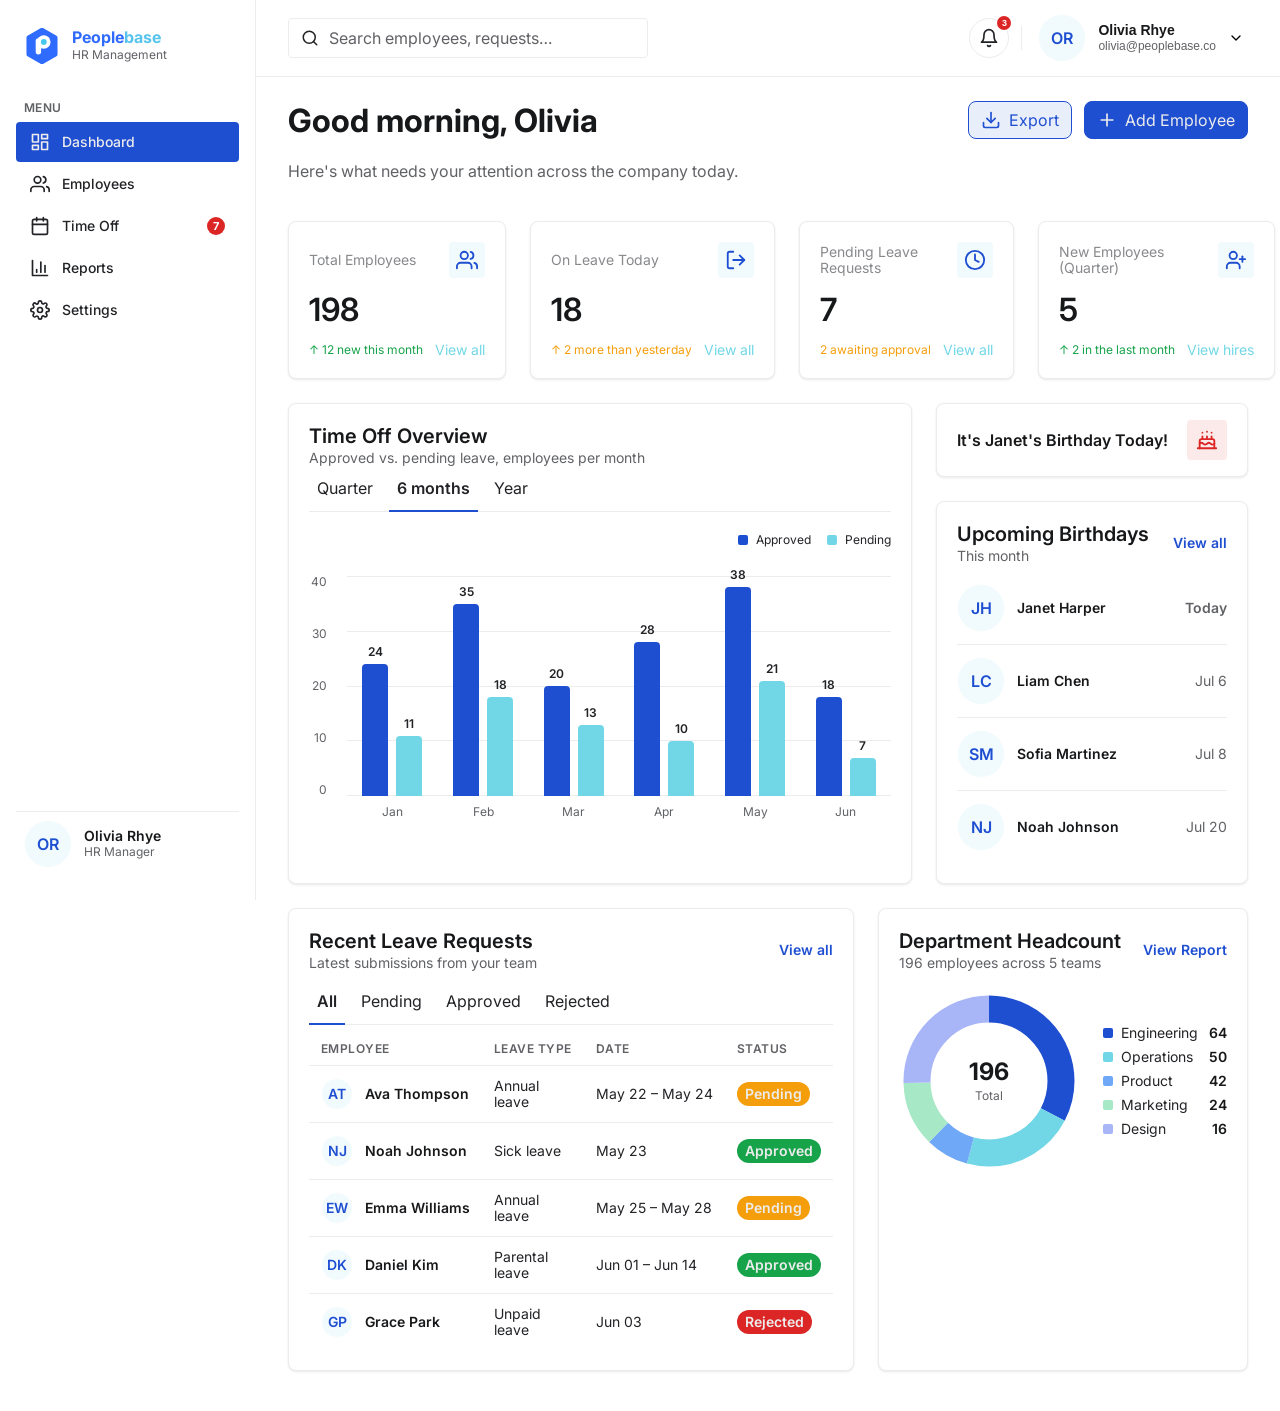
<file: index.html>
<!DOCTYPE html>
<html lang="en" data-theme="light">
<head>
  <meta charset="UTF-8" />
  <meta name="viewport" content="width=device-width, initial-scale=1.0" />
  <title>Dashboard — HR Management Platform</title>
  <link rel="preconnect" href="https://fonts.googleapis.com" />
  <link rel="preconnect" href="https://fonts.gstatic.com" crossorigin />
  <link href="https://fonts.googleapis.com/css2?family=Inter:wght@400;500;600;700&display=swap" rel="stylesheet" />
  <link rel="stylesheet" href="tokens.css" />
  <link rel="stylesheet" href="styles.css" />
</head>
<body data-page="dashboard">
  <div class="app">

    <!-- ================= SIDEBAR (injected by app.js) ================= -->
    <aside class="sidebar" id="app-sidebar"></aside>

    <!-- ================= MAIN ================= -->
    <div class="main">

      <!-- Top header (injected by app.js) -->
      <header class="topbar" id="app-topbar"></header>

      <!-- Content -->
      <main class="content">

        <!-- Page header -->
        <div class="page-header">
          <div class="page-header__text">
            <h1 class="h4">Good morning, Olivia</h1>
            <p class="p-md page-header__desc">Here's what needs your attention across the company today.</p>
          </div>
          <div class="page-header__actions">
            <a href="#" class="btn btn--outline">
              <svg class="btn__icon" viewBox="0 0 24 24" fill="none" stroke="currentColor" stroke-width="2" stroke-linecap="round" stroke-linejoin="round"><path d="M21 15v4a2 2 0 0 1-2 2H5a2 2 0 0 1-2-2v-4"/><polyline points="7 10 12 15 17 10"/><line x1="12" y1="15" x2="12" y2="3"/></svg>
              Export
            </a>
            <a href="#" class="btn btn--primary">
              <svg class="btn__icon" viewBox="0 0 24 24" fill="none" stroke="currentColor" stroke-width="2" stroke-linecap="round" stroke-linejoin="round"><line x1="12" y1="5" x2="12" y2="19"/><line x1="5" y1="12" x2="19" y2="12"/></svg>
              Add Employee
            </a>
          </div>
        </div>

        <!-- ===== Row 1: KPI cards ===== -->
        <section class="grid grid--kpi" aria-label="Key metrics">
          <div class="card kpi kpi--clickable" role="link" tabindex="0" data-nav="employees" aria-label="Total Employees: 198. Open Employees page.">
            <div class="kpi__top">
              <span class="kpi__label">Total Employees</span>
              <span class="kpi__icon">
                <svg viewBox="0 0 24 24" fill="none" stroke="currentColor" stroke-width="2" stroke-linecap="round" stroke-linejoin="round"><path d="M17 21v-2a4 4 0 0 0-4-4H5a4 4 0 0 0-4 4v2"/><circle cx="9" cy="7" r="4"/><path d="M23 21v-2a4 4 0 0 0-3-3.87"/><path d="M16 3.13a4 4 0 0 1 0 7.75"/></svg>
              </span>
            </div>
            <span class="kpi__value">198</span>
            <div class="kpi__foot">
              <span class="trend trend--up">↑ 12 new this month</span>
              <a href="#" class="kpi__link">View all</a>
            </div>
          </div>

          <div class="card kpi kpi--clickable" role="link" tabindex="0" data-nav="time-off" aria-label="On Leave Today: 18. Open Time Off page.">
            <div class="kpi__top">
              <span class="kpi__label">On Leave Today</span>
              <span class="kpi__icon">
                <svg viewBox="0 0 24 24" fill="none" stroke="currentColor" stroke-width="2" stroke-linecap="round" stroke-linejoin="round"><path d="M9 21H5a2 2 0 0 1-2-2V5a2 2 0 0 1 2-2h4"/><polyline points="16 17 21 12 16 7"/><line x1="21" y1="12" x2="9" y2="12"/></svg>
              </span>
            </div>
            <span class="kpi__value">18</span>
            <div class="kpi__foot">
              <span class="trend trend--warn">↑ 2 more than yesterday</span>
              <a href="#" class="kpi__link">View all</a>
            </div>
          </div>

          <!-- Pending Leave Requests → clickable, opens Time Off -->
          <div class="card kpi kpi--clickable" role="link" tabindex="0" data-nav="time-off"
               aria-label="Pending Leave Requests: 7. Open Time Off page.">
            <div class="kpi__top">
              <span class="kpi__label">Pending Leave Requests</span>
              <span class="kpi__icon">
                <svg viewBox="0 0 24 24" fill="none" stroke="currentColor" stroke-width="2" stroke-linecap="round" stroke-linejoin="round"><circle cx="12" cy="12" r="10"/><polyline points="12 6 12 12 16 14"/></svg>
              </span>
            </div>
            <span class="kpi__value">7</span>
            <div class="kpi__foot">
              <span class="trend trend--warn">2 awaiting approval</span>
              <a href="#" class="kpi__link">View all</a>
            </div>
          </div>

          <div class="card kpi kpi--clickable" role="link" tabindex="0" data-nav="employees" aria-label="New Employees this quarter: 5. Open Employees page.">
            <div class="kpi__top">
              <span class="kpi__label">New Employees (Quarter)</span>
              <span class="kpi__icon">
                <svg viewBox="0 0 24 24" fill="none" stroke="currentColor" stroke-width="2" stroke-linecap="round" stroke-linejoin="round"><path d="M16 21v-2a4 4 0 0 0-4-4H6a4 4 0 0 0-4 4v2"/><circle cx="9" cy="7" r="4"/><line x1="19" y1="8" x2="19" y2="14"/><line x1="22" y1="11" x2="16" y2="11"/></svg>
              </span>
            </div>
            <span class="kpi__value">5</span>
            <div class="kpi__foot">
              <span class="trend trend--up">↑ 2 in the last month</span>
              <a href="#" class="kpi__link">View hires</a>
            </div>
          </div>
        </section>

        <!-- ===== Row 2: Time Off Overview + Upcoming Birthdays ===== -->
        <section class="grid grid--2-1">
          <div class="card">
            <div class="card__header">
              <div class="card__title-group">
                <h2 class="h6">Time Off Overview</h2>
                <span class="p-sm text-placeholder">Approved vs. pending leave, employees per month</span>
              </div>
            </div>
            <div class="tabbar" role="tablist" aria-label="Chart range" style="margin:0 var(--scale-500)">
              <button class="tabitem" role="tab">Quarter</button>
              <button class="tabitem tabitem--selected" role="tab" aria-selected="true">6 months</button>
              <button class="tabitem" role="tab">Year</button>
            </div>
            <div class="card__body">
              <div class="chart-legend" style="justify-content:flex-end;margin-bottom:var(--scale-200)">
                <span class="legend-item"><span class="legend-swatch" style="background:var(--visual-1)"></span>Approved</span>
                <span class="legend-item"><span class="legend-swatch" style="background:var(--visual-2)"></span>Pending</span>
              </div>
              <div class="chart" role="img" aria-label="Grouped bar chart of monthly leave, scale 0 to 40 employees. Approved / Pending: Jan 24/11, Feb 35/18, Mar 20/13, Apr 28/10, May 38/21, Jun 18/7.">
                <div class="chart__yaxis" aria-hidden="true">
                  <span>40</span><span>30</span><span>20</span><span>10</span><span>0</span>
                </div>
                <div class="chart__main">
                  <div class="plot-area">
                    <div class="gridlines"><span></span><span></span><span></span><span></span><span></span></div>
                    <div class="bars-row">
                      <div class="bar-col">
                        <div class="bar bar--approved" style="height:60%"><span class="bar__val">24</span></div>
                        <div class="bar bar--pending" style="height:27.5%"><span class="bar__val">11</span></div>
                      </div>
                      <div class="bar-col">
                        <div class="bar bar--approved" style="height:87.5%"><span class="bar__val">35</span></div>
                        <div class="bar bar--pending" style="height:45%"><span class="bar__val">18</span></div>
                      </div>
                      <div class="bar-col">
                        <div class="bar bar--approved" style="height:50%"><span class="bar__val">20</span></div>
                        <div class="bar bar--pending" style="height:32.5%"><span class="bar__val">13</span></div>
                      </div>
                      <div class="bar-col">
                        <div class="bar bar--approved" style="height:70%"><span class="bar__val">28</span></div>
                        <div class="bar bar--pending" style="height:25%"><span class="bar__val">10</span></div>
                      </div>
                      <div class="bar-col">
                        <div class="bar bar--approved" style="height:95%"><span class="bar__val">38</span></div>
                        <div class="bar bar--pending" style="height:52.5%"><span class="bar__val">21</span></div>
                      </div>
                      <div class="bar-col">
                        <div class="bar bar--approved" style="height:45%"><span class="bar__val">18</span></div>
                        <div class="bar bar--pending" style="height:17.5%"><span class="bar__val">7</span></div>
                      </div>
                    </div>
                  </div>
                  <div class="month-row">
                    <span>Jan</span><span>Feb</span><span>Mar</span><span>Apr</span><span>May</span><span>Jun</span>
                  </div>
                </div>
              </div>
            </div>
          </div>

          <div style="display:flex;flex-direction:column;gap:var(--scale-600)">
            <!-- Birthday today banner -->
            <div class="card birthday-banner">
              <span class="birthday-banner__text">It's Janet's Birthday Today!</span>
              <span class="birthday-banner__icon">
                <svg viewBox="0 0 24 24" fill="none" stroke="currentColor" stroke-width="2" stroke-linecap="round" stroke-linejoin="round"><path d="M20 21v-8a2 2 0 0 0-2-2H6a2 2 0 0 0-2 2v8"/><path d="M4 16s.5-1 2-1 2.5 2 4 2 2.5-2 4-2 2.5 2 4 2 2-1 2-1"/><path d="M2 21h20"/><path d="M7 8v2M12 8v2M17 8v2M7 4h.01M12 3h.01M17 4h.01"/></svg>
              </span>
            </div>

            <div class="card">
              <div class="card__header">
                <div class="card__title-group">
                  <h2 class="h6">Upcoming Birthdays</h2>
                  <span class="p-sm text-placeholder">This month</span>
                </div>
                <div class="card__actions"><a href="#" class="link">View all</a></div>
              </div>
              <div class="card__body" style="padding-top:var(--scale-200)">
                <div class="list">
                  <div class="list__row">
                    <span class="avatar avatar--md avatar--a1">JH</span>
                    <div class="avatar-label__name">Janet Harper</div>
                    <span class="list__meta list__meta--today">Today</span>
                  </div>
                  <div class="list__row">
                    <span class="avatar avatar--md avatar--a2">LC</span>
                    <div class="avatar-label__name">Liam Chen</div>
                    <span class="list__meta">Jul 6</span>
                  </div>
                  <div class="list__row">
                    <span class="avatar avatar--md avatar--a3">SM</span>
                    <div class="avatar-label__name">Sofia Martinez</div>
                    <span class="list__meta">Jul 8</span>
                  </div>
                  <div class="list__row">
                    <span class="avatar avatar--md avatar--a4">NJ</span>
                    <div class="avatar-label__name">Noah Johnson</div>
                    <span class="list__meta">Jul 20</span>
                  </div>
                </div>
              </div>
            </div>
          </div>
        </section>

        <!-- ===== Row 3: Recent Leave Requests + Department Headcount ===== -->
        <section class="grid grid--1-1-wide">
          <div class="card">
            <div class="card__header">
              <div class="card__title-group">
                <h2 class="h6">Recent Leave Requests</h2>
                <span class="p-sm text-placeholder">Latest submissions from your team</span>
              </div>
              <div class="card__actions">
                <a href="#" class="link" data-nav="time-off">View all</a>
              </div>
            </div>
            <!-- Filter tabs (underline style, matching Figma) -->
            <div class="tabbar" role="tablist" aria-label="Filter leave requests" style="margin:var(--scale-200) var(--scale-500) 0">
              <button class="tabitem tabitem--selected" role="tab" aria-selected="true">All</button>
              <button class="tabitem" role="tab">Pending</button>
              <button class="tabitem" role="tab">Approved</button>
              <button class="tabitem" role="tab">Rejected</button>
            </div>
            <div class="card__body" style="padding-top:var(--scale-200)">
              <table class="table">
                <thead>
                  <tr>
                    <th scope="col">Employee</th>
                    <th scope="col">Leave Type</th>
                    <th scope="col">Date</th>
                    <th scope="col">Status</th>
                  </tr>
                </thead>
                <tbody id="leaveBody">
                  <tr class="row--clickable" data-nav="employee" tabindex="0" data-status="Pending">
                    <td>
                      <div class="avatar-label"><span class="avatar avatar--sm avatar--a2">AT</span><span class="avatar-label__name">Ava Thompson</span></div>
                    </td>
                    <td>Annual leave</td>
                    <td class="cell-date">May 22 – May 24</td>
                    <td><span class="badge badge--warning">Pending</span></td>
                  </tr>
                  <tr class="row--clickable" data-nav="employee" tabindex="0" data-status="Approved">
                    <td>
                      <div class="avatar-label"><span class="avatar avatar--sm avatar--a3">NJ</span><span class="avatar-label__name">Noah Johnson</span></div>
                    </td>
                    <td>Sick leave</td>
                    <td class="cell-date">May 23</td>
                    <td><span class="badge badge--success">Approved</span></td>
                  </tr>
                  <tr class="row--clickable" data-nav="employee" tabindex="0" data-status="Pending">
                    <td>
                      <div class="avatar-label"><span class="avatar avatar--sm avatar--a4">EW</span><span class="avatar-label__name">Emma Williams</span></div>
                    </td>
                    <td>Annual leave</td>
                    <td class="cell-date">May 25 – May 28</td>
                    <td><span class="badge badge--warning">Pending</span></td>
                  </tr>
                  <tr class="row--clickable" data-nav="employee" tabindex="0" data-status="Approved">
                    <td>
                      <div class="avatar-label"><span class="avatar avatar--sm avatar--a1">DK</span><span class="avatar-label__name">Daniel Kim</span></div>
                    </td>
                    <td>Parental leave</td>
                    <td class="cell-date">Jun 01 – Jun 14</td>
                    <td><span class="badge badge--success">Approved</span></td>
                  </tr>
                  <tr class="row--clickable" data-nav="employee" tabindex="0" data-status="Rejected">
                    <td>
                      <div class="avatar-label"><span class="avatar avatar--sm avatar--a2">GP</span><span class="avatar-label__name">Grace Park</span></div>
                    </td>
                    <td>Unpaid leave</td>
                    <td class="cell-date">Jun 03</td>
                    <td><span class="badge badge--error">Rejected</span></td>
                  </tr>
                </tbody>
              </table>
            </div>
          </div>

          <!-- Department Headcount — Chart Circle (donut) -->
          <div class="card">
            <div class="card__header">
              <div class="card__title-group">
                <h2 class="h6">Department Headcount</h2>
                <span class="p-sm text-placeholder">196 employees across 5 teams</span>
              </div>
              <div class="card__actions">
                <a href="#" class="link" data-nav="reports">View Report</a>
              </div>
            </div>
            <div class="card__body">
              <div class="donut-wrap">
                <div class="donut">
                  <svg viewBox="0 0 160 160" role="img" aria-label="Donut chart of headcount by department">
                    <circle cx="80" cy="80" r="64" fill="none" stroke="var(--surface-disabled)" stroke-width="24" opacity="0.35"/>
                    <!-- segments; C = 2*pi*64 = 402.1 -->
                    <circle cx="80" cy="80" r="64" fill="none" stroke="var(--visual-1)" stroke-width="24" stroke-dasharray="131.3 270.8" stroke-dashoffset="0"/>
                    <circle cx="80" cy="80" r="64" fill="none" stroke="var(--visual-2)" stroke-width="24" stroke-dasharray="86.2 315.9" stroke-dashoffset="-131.3"/>
                    <circle cx="80" cy="80" r="64" fill="none" stroke="var(--visual-3)" stroke-width="24" stroke-dasharray="32.8 369.3" stroke-dashoffset="-217.5"/>
                    <circle cx="80" cy="80" r="64" fill="none" stroke="var(--visual-4)" stroke-width="24" stroke-dasharray="49.2 352.9" stroke-dashoffset="-250.3"/>
                    <circle cx="80" cy="80" r="64" fill="none" stroke="var(--visual-5)" stroke-width="24" stroke-dasharray="102.6 299.5" stroke-dashoffset="-299.5"/>
                  </svg>
                  <div class="donut__center">
                    <span class="donut__total">196</span>
                    <span class="donut__caption">Total</span>
                  </div>
                </div>
                <div class="donut-legend">
                  <div class="donut-legend__row"><span class="legend-swatch" style="background:var(--visual-1)"></span>Engineering<span class="donut-legend__count">64</span></div>
                  <div class="donut-legend__row"><span class="legend-swatch" style="background:var(--visual-2)"></span>Operations<span class="donut-legend__count">50</span></div>
                  <div class="donut-legend__row"><span class="legend-swatch" style="background:var(--visual-3)"></span>Product<span class="donut-legend__count">42</span></div>
                  <div class="donut-legend__row"><span class="legend-swatch" style="background:var(--visual-4)"></span>Marketing<span class="donut-legend__count">24</span></div>
                  <div class="donut-legend__row"><span class="legend-swatch" style="background:var(--visual-5)"></span>Design<span class="donut-legend__count">16</span></div>
                </div>
              </div>
            </div>
          </div>
        </section>

      </main>
    </div>
  </div>

  <script src="app.js"></script>
  <script>
    // Filter Recent Leave Requests by the selected status tab
    (function () {
      var bars = document.querySelectorAll('.tabbar[aria-label="Filter leave requests"]');
      var body = document.getElementById('leaveBody');
      if (!bars.length || !body) return;
      bars[0].addEventListener('tabchange', function (e) {
        var f = e.detail.label;
        body.querySelectorAll('tr').forEach(function (row) {
          row.style.display = (f === 'All' || row.getAttribute('data-status') === f) ? '' : 'none';
        });
      });
    })();
  </script>
</body>
</html>
</file>
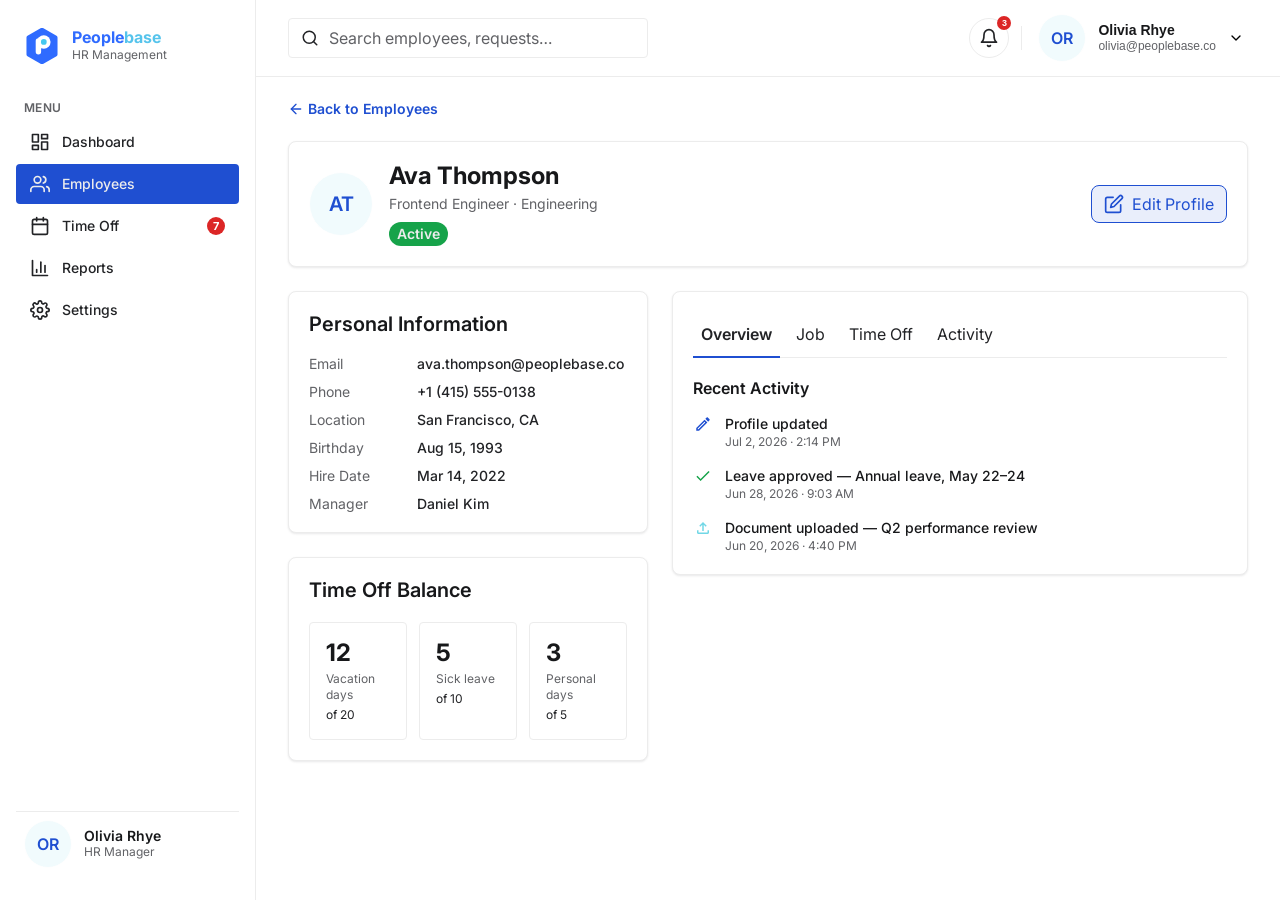
<file: employee-details.html>
<!DOCTYPE html>
<html lang="en" data-theme="light">
<head>
  <meta charset="UTF-8" />
  <meta name="viewport" content="width=device-width, initial-scale=1.0" />
  <title>Employee Details — HR Management Platform</title>
  <link rel="preconnect" href="https://fonts.googleapis.com" />
  <link rel="preconnect" href="https://fonts.gstatic.com" crossorigin />
  <link href="https://fonts.googleapis.com/css2?family=Inter:wght@400;500;600;700&display=swap" rel="stylesheet" />
  <link rel="stylesheet" href="tokens.css" />
  <link rel="stylesheet" href="styles.css" />
</head>
<body data-page="employees">
  <div class="app">
    <aside class="sidebar" id="app-sidebar"></aside>
    <div class="main">
      <header class="topbar" id="app-topbar"></header>
      <main class="content">

        <!-- Back link -->
        <a href="employees.html" class="link" style="align-self:flex-start">
          <svg viewBox="0 0 24 24" fill="none" stroke="currentColor" stroke-width="2" stroke-linecap="round" stroke-linejoin="round"><line x1="19" y1="12" x2="5" y2="12"/><polyline points="12 19 5 12 12 5"/></svg>
          Back to Employees
        </a>

        <!-- Profile header -->
        <div class="card">
          <div class="card__body">
            <div class="page-header" style="align-items:center">
              <div class="profile-head">
                <span class="avatar avatar--lg avatar--a2" style="width:64px;height:64px;font-size:var(--h6-size)">AT</span>
                <div class="profile-head__info">
                  <div class="profile-head__name">Ava Thompson</div>
                  <div class="profile-head__role">Frontend Engineer · Engineering</div>
                  <div style="margin-top:var(--scale-100)"><span class="badge badge--success badge--dot">Active</span></div>
                </div>
              </div>
              <div class="page-header__actions">
                <button class="btn btn--outline" id="editBtn">
                  <svg class="btn__icon" viewBox="0 0 24 24" fill="none" stroke="currentColor" stroke-width="2" stroke-linecap="round" stroke-linejoin="round"><path d="M11 4H4a2 2 0 0 0-2 2v14a2 2 0 0 0 2 2h14a2 2 0 0 0 2-2v-7"/><path d="M18.5 2.5a2.121 2.121 0 0 1 3 3L12 15l-4 1 1-4 9.5-9.5z"/></svg>
                  Edit Profile
                </button>
              </div>
            </div>
          </div>
        </div>

        <!-- Two-column layout -->
        <div class="details-grid">

          <!-- Left column -->
          <div style="display:flex;flex-direction:column;gap:var(--scale-600)">
            <div class="card">
              <div class="card__header"><h2 class="h6">Personal Information</h2></div>
              <div class="card__body">
                <div class="dl">
                  <div class="dl__row"><span class="dl__term">Email</span><span class="dl__desc">ava.thompson@peoplebase.co</span></div>
                  <div class="dl__row"><span class="dl__term">Phone</span><span class="dl__desc">+1 (415) 555-0138</span></div>
                  <div class="dl__row"><span class="dl__term">Location</span><span class="dl__desc">San Francisco, CA</span></div>
                  <div class="dl__row"><span class="dl__term">Birthday</span><span class="dl__desc">Aug 15, 1993</span></div>
                  <div class="dl__row"><span class="dl__term">Hire Date</span><span class="dl__desc">Mar 14, 2022</span></div>
                  <div class="dl__row"><span class="dl__term">Manager</span><span class="dl__desc">Daniel Kim</span></div>
                </div>
              </div>
            </div>

            <div class="card">
              <div class="card__header"><h2 class="h6">Time Off Balance</h2></div>
              <div class="card__body">
                <div class="stat-grid">
                  <div class="stat"><span class="stat__value">12</span><span class="stat__label">Vacation days</span><span class="stat__meta">of 20</span></div>
                  <div class="stat"><span class="stat__value">5</span><span class="stat__label">Sick leave</span><span class="stat__meta">of 10</span></div>
                  <div class="stat"><span class="stat__value">3</span><span class="stat__label">Personal days</span><span class="stat__meta">of 5</span></div>
                </div>
              </div>
            </div>
          </div>

          <!-- Right column: tabs -->
          <div class="card">
            <div class="card__body" style="padding-bottom:0">
              <div class="tabbar" role="tablist">
                <button class="tabitem tabitem--selected" role="tab" aria-selected="true" data-tab="overview">Overview</button>
                <button class="tabitem" role="tab" aria-selected="false" data-tab="job">Job</button>
                <button class="tabitem" role="tab" aria-selected="false" data-tab="timeoff">Time Off</button>
                <button class="tabitem" role="tab" aria-selected="false" data-tab="activity">Activity</button>
              </div>
            </div>
            <div class="card__body">
              <!-- Overview panel -->
              <section class="tab-panel" data-panel="overview">
                <h3 class="p-md weight-semibold text-heading" style="margin:0 0 var(--scale-400)">Recent Activity</h3>
                <div class="timeline">
                  <div class="timeline__item">
                    <span class="timeline__dot"><svg viewBox="0 0 24 24" fill="none" xmlns="http://www.w3.org/2000/svg"><path d="M14.0588 9.02L14.9788 9.94L5.91878 19H4.99878V18.08L14.0588 9.02ZM17.6588 3C17.4088 3 17.1488 3.1 16.9588 3.29L15.1288 5.12L18.8788 8.87L20.7088 7.04C21.0988 6.65 21.0988 6.02 20.7088 5.63L18.3688 3.29C18.1688 3.09 17.9188 3 17.6588 3ZM14.0588 6.19L2.99878 17.25V21H6.74878L17.8088 9.94L14.0588 6.19Z" fill="#1F4FD1"/></svg></span>
                    <div class="timeline__content"><span class="timeline__title">Profile updated</span><span class="timeline__time">Jul 2, 2026 · 2:14 PM</span></div>
                  </div>
                  <div class="timeline__item">
                    <span class="timeline__dot"><svg viewBox="0 0 24 24" fill="none" xmlns="http://www.w3.org/2000/svg"><path d="M8.79995 15.9L4.59995 11.7L3.19995 13.1L8.79995 18.7L20.8 6.69999L19.4 5.29999L8.79995 15.9Z" fill="#16A34A"/></svg></span>
                    <div class="timeline__content"><span class="timeline__title">Leave approved — Annual leave, May 22–24</span><span class="timeline__time">Jun 28, 2026 · 9:03 AM</span></div>
                  </div>
                  <div class="timeline__item">
                    <span class="timeline__dot"><svg viewBox="0 0 24 24" fill="none" xmlns="http://www.w3.org/2000/svg"><path d="M18 15V18H6V15H4V18C4 19.1 4.9 20 6 20H18C19.1 20 20 19.1 20 18V15H18ZM7 9L8.41 10.41L11 7.83V16H13V7.83L15.59 10.41L17 9L12 4L7 9Z" fill="#71D7E6"/></svg></span>
                    <div class="timeline__content"><span class="timeline__title">Document uploaded — Q2 performance review</span><span class="timeline__time">Jun 20, 2026 · 4:40 PM</span></div>
                  </div>
                </div>
              </section>

              <!-- Placeholder panels -->
              <section class="tab-panel" data-panel="job" hidden>
                <div class="tab-placeholder"><p class="p-md">The <strong>Job</strong> tab is a placeholder in this MVP.</p></div>
              </section>
              <section class="tab-panel" data-panel="timeoff" hidden>
                <div class="tab-placeholder"><p class="p-md">The <strong>Time Off</strong> tab is a placeholder in this MVP.</p></div>
              </section>
              <section class="tab-panel" data-panel="activity" hidden>
                <div class="tab-placeholder"><p class="p-md">The <strong>Activity</strong> tab is a placeholder in this MVP.</p></div>
              </section>
            </div>
          </div>
        </div>

      </main>
    </div>
  </div>

  <script src="app.js"></script>
  <script>
    // Tab switching (Overview implemented; others placeholders)
    var tabs = document.querySelectorAll('.tabitem');
    tabs.forEach(function (t) {
      t.addEventListener('click', function () {
        tabs.forEach(function (x) { x.classList.remove('tabitem--selected'); x.setAttribute('aria-selected', 'false'); });
        t.classList.add('tabitem--selected'); t.setAttribute('aria-selected', 'true');
        var target = t.getAttribute('data-tab');
        document.querySelectorAll('.tab-panel').forEach(function (p) {
          p.hidden = p.getAttribute('data-panel') !== target;
        });
      });
    });
    document.getElementById('editBtn').addEventListener('click', function () {
      showSnackbar({ status: 'default', title: 'Edit Profile', text: 'Editing is a placeholder in the MVP.' });
    });
  </script>
</body>
</html>
</file>
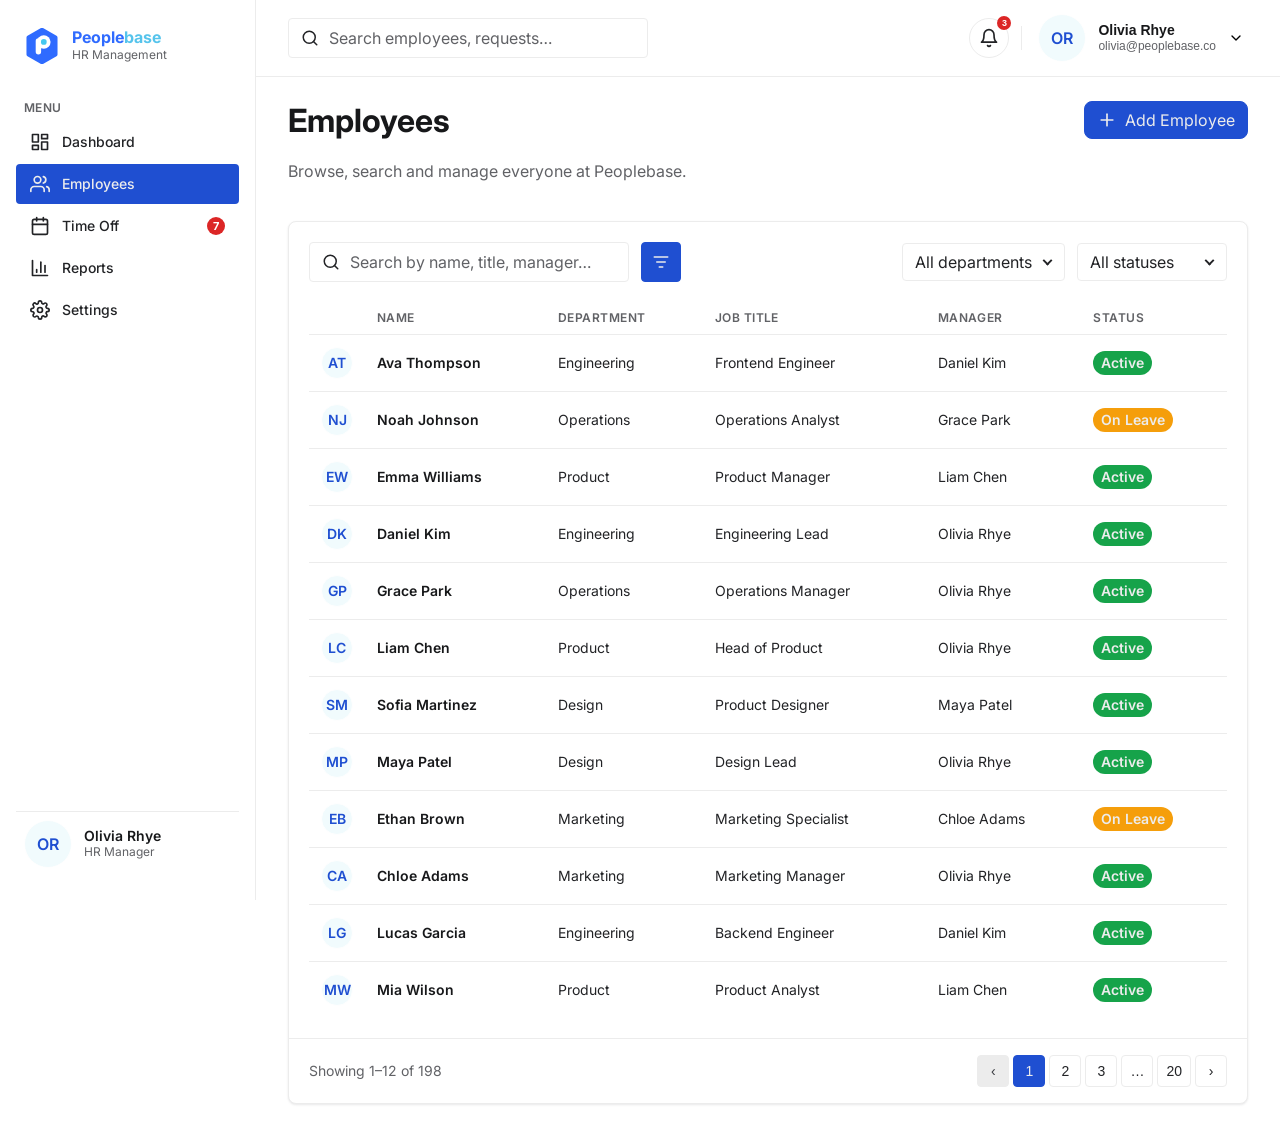
<file: employees.html>
<!DOCTYPE html>
<html lang="en" data-theme="light">
<head>
  <meta charset="UTF-8" />
  <meta name="viewport" content="width=device-width, initial-scale=1.0" />
  <title>Employees — HR Management Platform</title>
  <link rel="preconnect" href="https://fonts.googleapis.com" />
  <link rel="preconnect" href="https://fonts.gstatic.com" crossorigin />
  <link href="https://fonts.googleapis.com/css2?family=Inter:wght@400;500;600;700&display=swap" rel="stylesheet" />
  <link rel="stylesheet" href="tokens.css" />
  <link rel="stylesheet" href="styles.css" />
</head>
<body data-page="employees">
  <div class="app">
    <aside class="sidebar" id="app-sidebar"></aside>
    <div class="main">
      <header class="topbar" id="app-topbar"></header>
      <main class="content">

        <!-- Page header -->
        <div class="page-header">
          <div class="page-header__text">
            <h1 class="h4">Employees</h1>
            <p class="p-md page-header__desc">Browse, search and manage everyone at Peoplebase.</p>
          </div>
          <div class="page-header__actions">
            <button class="btn btn--primary" id="addEmployeeBtn">
              <svg class="btn__icon" viewBox="0 0 24 24" fill="none" stroke="currentColor" stroke-width="2" stroke-linecap="round" stroke-linejoin="round"><line x1="12" y1="5" x2="12" y2="19"/><line x1="5" y1="12" x2="19" y2="12"/></svg>
              Add Employee
            </button>
          </div>
        </div>

        <!-- Table card -->
        <div class="card">
          <!-- Toolbar: search + filters -->
          <div class="card__body" style="padding-bottom:0">
            <div class="toolbar">
              <label class="search">
                <svg class="search__icon" viewBox="0 0 24 24" fill="none" stroke="currentColor" stroke-width="2" stroke-linecap="round" stroke-linejoin="round"><circle cx="11" cy="11" r="8"/><line x1="21" y1="21" x2="16.65" y2="16.65"/></svg>
                <input type="search" id="empSearch" placeholder="Search by name, title, manager…" aria-label="Search employees" />
              </label>
              <button class="btn-icon btn-icon--primary" id="filterBtn" aria-label="Filter">
                <svg viewBox="0 0 24 24" fill="none" stroke="currentColor" stroke-width="2" stroke-linecap="round" stroke-linejoin="round"><line x1="4" y1="6" x2="20" y2="6"/><line x1="7" y1="12" x2="17" y2="12"/><line x1="10" y1="18" x2="14" y2="18"/></svg>
              </button>
              <div class="toolbar__spacer"></div>
              <span class="select">
                <select id="deptFilter" aria-label="Filter by department">
                  <option value="">All departments</option>
                  <option>Engineering</option>
                  <option>Product</option>
                  <option>Design</option>
                  <option>Marketing</option>
                  <option>Operations</option>
                </select>
              </span>
              <span class="select">
                <select id="statusFilter" aria-label="Filter by status">
                  <option value="">All statuses</option>
                  <option>Active</option>
                  <option>On Leave</option>
                </select>
              </span>
            </div>
          </div>

          <div class="card__body">
            <table class="table" id="empTable">
              <thead>
                <tr>
                  <th scope="col" style="width:48px" aria-label="Avatar"></th>
                  <th scope="col">Name</th>
                  <th scope="col">Department</th>
                  <th scope="col">Job Title</th>
                  <th scope="col">Manager</th>
                  <th scope="col">Status</th>
                </tr>
              </thead>
              <tbody id="empBody">
                <!-- rows injected by script -->
              </tbody>
            </table>
          </div>

          <!-- Pagination -->
          <div class="pagination">
            <span class="pagination__info" id="pageInfo">Showing 1–10 of 198</span>
            <div class="pagination__pages">
              <button class="page-btn" disabled aria-label="Previous page">‹</button>
              <button class="page-btn page-btn--active">1</button>
              <button class="page-btn">2</button>
              <button class="page-btn">3</button>
              <button class="page-btn">…</button>
              <button class="page-btn">20</button>
              <button class="page-btn" aria-label="Next page">›</button>
            </div>
          </div>
        </div>

      </main>
    </div>
  </div>

  <script src="app.js"></script>
  <script>
    // Employee dataset (a page of the 198). Rows render from here so search/filter is instant.
    var EMPLOYEES = [
      { name: 'Ava Thompson',    dept: 'Engineering', title: 'Frontend Engineer',    mgr: 'Daniel Kim',   status: 'Active',  av: 'a2' },
      { name: 'Noah Johnson',    dept: 'Operations',  title: 'Operations Analyst',   mgr: 'Grace Park',   status: 'On Leave',av: 'a3' },
      { name: 'Emma Williams',   dept: 'Product',     title: 'Product Manager',      mgr: 'Liam Chen',    status: 'Active',  av: 'a4' },
      { name: 'Daniel Kim',      dept: 'Engineering', title: 'Engineering Lead',     mgr: 'Olivia Rhye',  status: 'Active',  av: 'a1' },
      { name: 'Grace Park',      dept: 'Operations',  title: 'Operations Manager',   mgr: 'Olivia Rhye',  status: 'Active',  av: 'a2' },
      { name: 'Liam Chen',       dept: 'Product',     title: 'Head of Product',      mgr: 'Olivia Rhye',  status: 'Active',  av: 'a3' },
      { name: 'Sofia Martinez',  dept: 'Design',      title: 'Product Designer',     mgr: 'Maya Patel',   status: 'Active',  av: 'a4' },
      { name: 'Maya Patel',      dept: 'Design',      title: 'Design Lead',          mgr: 'Olivia Rhye',  status: 'Active',  av: 'a1' },
      { name: 'Ethan Brown',     dept: 'Marketing',   title: 'Marketing Specialist', mgr: 'Chloe Adams',  status: 'On Leave',av: 'a2' },
      { name: 'Chloe Adams',     dept: 'Marketing',   title: 'Marketing Manager',    mgr: 'Olivia Rhye',  status: 'Active',  av: 'a3' },
      { name: 'Lucas Garcia',    dept: 'Engineering', title: 'Backend Engineer',     mgr: 'Daniel Kim',   status: 'Active',  av: 'a4' },
      { name: 'Mia Wilson',      dept: 'Product',     title: 'Product Analyst',      mgr: 'Liam Chen',    status: 'Active',  av: 'a1' }
    ];

    function initials(name) { return name.split(' ').map(function (p) { return p[0]; }).join('').slice(0, 2).toUpperCase(); }
    function statusBadge(s) {
      var cls = s === 'Active' ? 'badge--success' : s === 'On Leave' ? 'badge--warning' : 'badge--default';
      return '<span class="badge ' + cls + ' badge--dot">' + s + '</span>';
    }

    var body = document.getElementById('empBody');
    function render(list) {
      body.innerHTML = list.map(function (e) {
        return '<tr class="row--clickable" data-nav="employee" tabindex="0">' +
          '<td><span class="avatar avatar--sm avatar--' + e.av + '">' + initials(e.name) + '</span></td>' +
          '<td><span class="avatar-label__name">' + e.name + '</span></td>' +
          '<td>' + e.dept + '</td>' +
          '<td>' + e.title + '</td>' +
          '<td>' + e.mgr + '</td>' +
          '<td>' + statusBadge(e.status) + '</td>' +
        '</tr>';
      }).join('');
      // rewire keyboard/nav for freshly rendered rows
      body.querySelectorAll('[data-nav]').forEach(function (el) {
        el.addEventListener('click', function () { location.href = 'employee-details.html'; });
        el.addEventListener('keydown', function (ev) { if (ev.key === 'Enter' || ev.key === ' ') { ev.preventDefault(); location.href = 'employee-details.html'; } });
      });
      document.getElementById('pageInfo').textContent = 'Showing 1–' + list.length + ' of 198';
    }

    // Instant client-side search + filters (no backend)
    var search = document.getElementById('empSearch');
    var dept = document.getElementById('deptFilter');
    var statusSel = document.getElementById('statusFilter');
    function applyFilters() {
      var q = search.value.trim().toLowerCase();
      var d = dept.value, s = statusSel.value;
      render(EMPLOYEES.filter(function (e) {
        var matchesQ = !q || (e.name + ' ' + e.title + ' ' + e.mgr + ' ' + e.dept).toLowerCase().indexOf(q) !== -1;
        return matchesQ && (!d || e.dept === d) && (!s || e.status === s);
      }));
    }
    [search, dept, statusSel].forEach(function (el) { el.addEventListener('input', applyFilters); });
    document.getElementById('filterBtn').addEventListener('click', function () {
      showSnackbar({ status: 'default', title: 'Advanced filters', text: 'This is a placeholder in the MVP.' });
    });
    document.getElementById('addEmployeeBtn').addEventListener('click', function () {
      showSnackbar({ status: 'default', title: 'Add Employee', text: 'Form coming soon — placeholder action.' });
    });

    render(EMPLOYEES);
  </script>
</body>
</html>
</file>
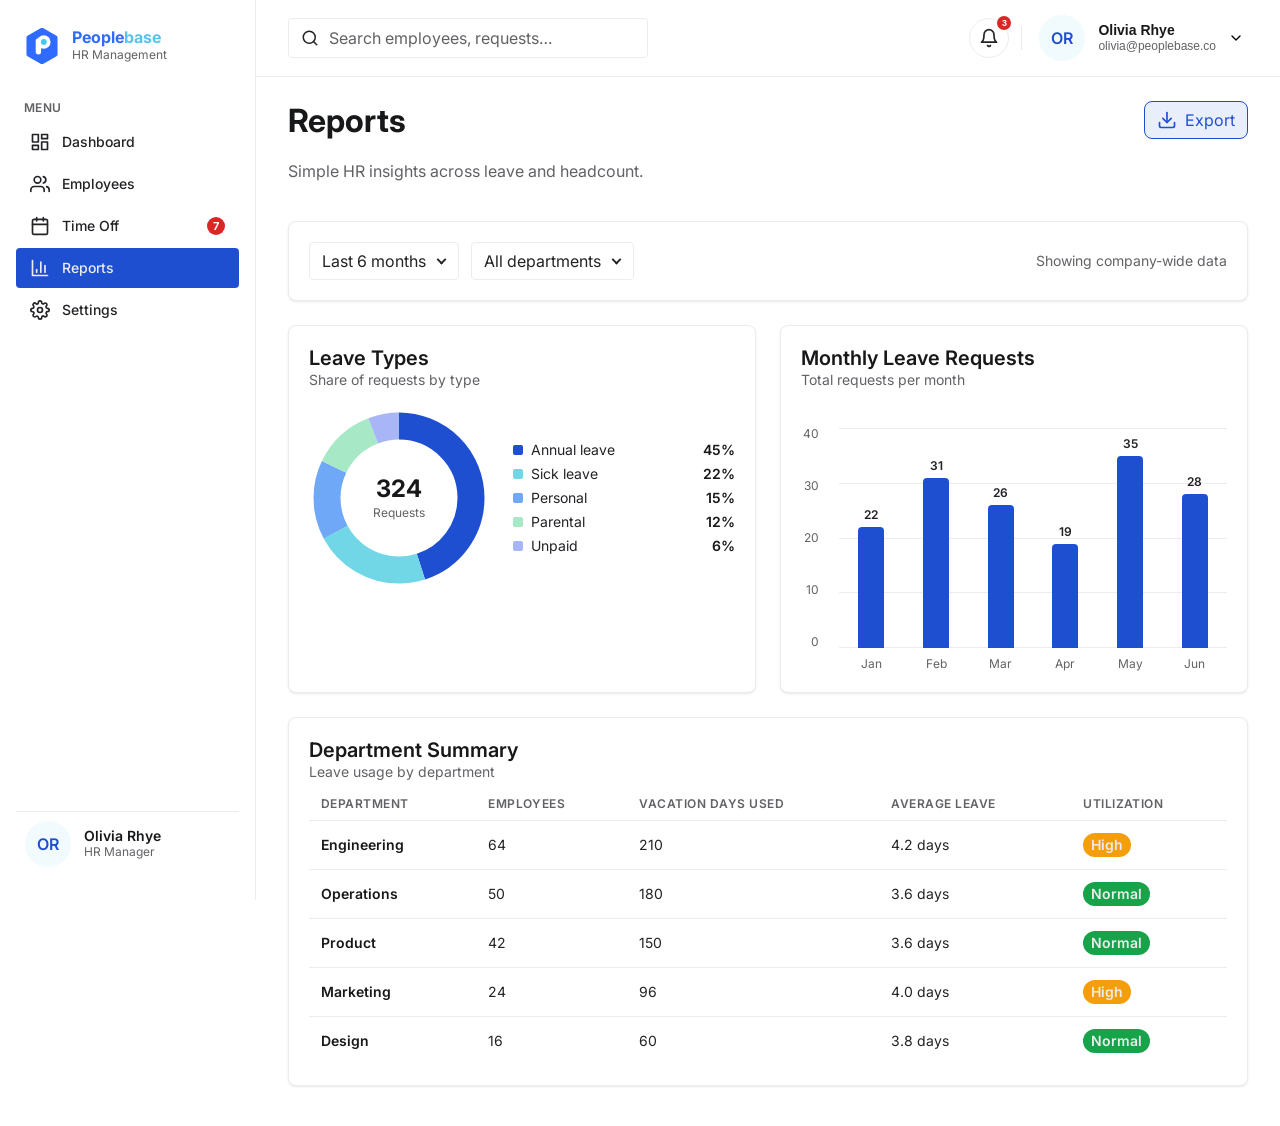
<file: reports.html>
<!DOCTYPE html>
<html lang="en" data-theme="light">
<head>
  <meta charset="UTF-8" />
  <meta name="viewport" content="width=device-width, initial-scale=1.0" />
  <title>Reports — HR Management Platform</title>
  <link rel="preconnect" href="https://fonts.googleapis.com" />
  <link rel="preconnect" href="https://fonts.gstatic.com" crossorigin />
  <link href="https://fonts.googleapis.com/css2?family=Inter:wght@400;500;600;700&display=swap" rel="stylesheet" />
  <link rel="stylesheet" href="tokens.css" />
  <link rel="stylesheet" href="styles.css" />
</head>
<body data-page="reports">
  <div class="app">
    <aside class="sidebar" id="app-sidebar"></aside>
    <div class="main">
      <header class="topbar" id="app-topbar"></header>
      <main class="content">

        <!-- Page header -->
        <div class="page-header">
          <div class="page-header__text">
            <h1 class="h4">Reports</h1>
            <p class="p-md page-header__desc">Simple HR insights across leave and headcount.</p>
          </div>
          <div class="page-header__actions">
            <button class="btn btn--outline" id="exportBtn">
              <svg class="btn__icon" viewBox="0 0 24 24" fill="none" stroke="currentColor" stroke-width="2" stroke-linecap="round" stroke-linejoin="round"><path d="M21 15v4a2 2 0 0 1-2 2H5a2 2 0 0 1-2-2v-4"/><polyline points="7 10 12 15 17 10"/><line x1="12" y1="15" x2="12" y2="3"/></svg>
              Export
            </button>
          </div>
        </div>

        <!-- Filters -->
        <div class="card">
          <div class="card__body">
            <div class="toolbar">
              <span class="select">
                <select id="fPeriod" aria-label="Time period">
                  <option>Last 6 months</option>
                  <option>This quarter</option>
                  <option>This year</option>
                </select>
              </span>
              <span class="select">
                <select id="fDept" aria-label="Department">
                  <option value="">All departments</option>
                  <option>Engineering</option>
                  <option>Product</option>
                  <option>Design</option>
                  <option>Marketing</option>
                  <option>Operations</option>
                </select>
              </span>
              <div class="toolbar__spacer"></div>
              <span class="p-sm text-placeholder">Showing company-wide data</span>
            </div>
          </div>
        </div>

        <!-- Top row: Pie + Bar -->
        <section style="display:grid;grid-template-columns:1fr 1fr;gap:var(--scale-600)">
          <!-- Pie / Chart Circle: Leave Types -->
          <div class="card">
            <div class="card__header">
              <div class="card__title-group">
                <h2 class="h6">Leave Types</h2>
                <span class="p-sm text-placeholder">Share of requests by type</span>
              </div>
            </div>
            <div class="card__body">
              <div class="donut-wrap">
                <div class="donut">
                  <svg viewBox="0 0 160 160" role="img" aria-label="Pie chart of leave types">
                    <circle cx="80" cy="80" r="64" fill="none" stroke="var(--visual-1)" stroke-width="24" stroke-dasharray="180.9 221.2" stroke-dashoffset="0"/>
                    <circle cx="80" cy="80" r="64" fill="none" stroke="var(--visual-2)" stroke-width="24" stroke-dasharray="88.5 313.6" stroke-dashoffset="-180.9"/>
                    <circle cx="80" cy="80" r="64" fill="none" stroke="var(--visual-3)" stroke-width="24" stroke-dasharray="60.3 341.8" stroke-dashoffset="-269.4"/>
                    <circle cx="80" cy="80" r="64" fill="none" stroke="var(--visual-4)" stroke-width="24" stroke-dasharray="48.3 353.8" stroke-dashoffset="-329.7"/>
                    <circle cx="80" cy="80" r="64" fill="none" stroke="var(--visual-5)" stroke-width="24" stroke-dasharray="24.1 378" stroke-dashoffset="-378"/>
                  </svg>
                  <div class="donut__center">
                    <span class="donut__total">324</span>
                    <span class="donut__caption">Requests</span>
                  </div>
                </div>
                <div class="donut-legend">
                  <div class="donut-legend__row"><span class="legend-swatch" style="background:var(--visual-1)"></span>Annual leave<span class="donut-legend__count">45%</span></div>
                  <div class="donut-legend__row"><span class="legend-swatch" style="background:var(--visual-2)"></span>Sick leave<span class="donut-legend__count">22%</span></div>
                  <div class="donut-legend__row"><span class="legend-swatch" style="background:var(--visual-3)"></span>Personal<span class="donut-legend__count">15%</span></div>
                  <div class="donut-legend__row"><span class="legend-swatch" style="background:var(--visual-4)"></span>Parental<span class="donut-legend__count">12%</span></div>
                  <div class="donut-legend__row"><span class="legend-swatch" style="background:var(--visual-5)"></span>Unpaid<span class="donut-legend__count">6%</span></div>
                </div>
              </div>
            </div>
          </div>

          <!-- Bar: Monthly Leave Requests -->
          <div class="card">
            <div class="card__header">
              <div class="card__title-group">
                <h2 class="h6">Monthly Leave Requests</h2>
                <span class="p-sm text-placeholder">Total requests per month</span>
              </div>
            </div>
            <div class="card__body">
              <div class="chart" role="img" aria-label="Bar chart of monthly leave requests, scale 0 to 40. Jan 22, Feb 31, Mar 26, Apr 19, May 35, Jun 28.">
                <div class="chart__yaxis" aria-hidden="true"><span>40</span><span>30</span><span>20</span><span>10</span><span>0</span></div>
                <div class="chart__main">
                  <div class="plot-area">
                    <div class="gridlines"><span></span><span></span><span></span><span></span><span></span></div>
                    <div class="bars-row">
                      <div class="bar-col"><div class="bar bar--approved" style="height:55%"><span class="bar__val">22</span></div></div>
                      <div class="bar-col"><div class="bar bar--approved" style="height:77.5%"><span class="bar__val">31</span></div></div>
                      <div class="bar-col"><div class="bar bar--approved" style="height:65%"><span class="bar__val">26</span></div></div>
                      <div class="bar-col"><div class="bar bar--approved" style="height:47.5%"><span class="bar__val">19</span></div></div>
                      <div class="bar-col"><div class="bar bar--approved" style="height:87.5%"><span class="bar__val">35</span></div></div>
                      <div class="bar-col"><div class="bar bar--approved" style="height:70%"><span class="bar__val">28</span></div></div>
                    </div>
                  </div>
                  <div class="month-row"><span>Jan</span><span>Feb</span><span>Mar</span><span>Apr</span><span>May</span><span>Jun</span></div>
                </div>
              </div>
            </div>
          </div>
        </section>

        <!-- Department Summary Table -->
        <div class="card">
          <div class="card__header">
            <div class="card__title-group">
              <h2 class="h6">Department Summary</h2>
              <span class="p-sm text-placeholder">Leave usage by department</span>
            </div>
          </div>
          <div class="card__body" style="padding-top:var(--scale-200)">
            <table class="table">
              <thead>
                <tr>
                  <th scope="col">Department</th>
                  <th scope="col">Employees</th>
                  <th scope="col">Vacation Days Used</th>
                  <th scope="col">Average Leave</th>
                  <th scope="col">Utilization</th>
                </tr>
              </thead>
              <tbody>
                <tr><td><span class="avatar-label__name">Engineering</span></td><td>64</td><td>210</td><td>4.2 days</td><td><span class="badge badge--warning">High</span></td></tr>
                <tr><td><span class="avatar-label__name">Operations</span></td><td>50</td><td>180</td><td>3.6 days</td><td><span class="badge badge--success">Normal</span></td></tr>
                <tr><td><span class="avatar-label__name">Product</span></td><td>42</td><td>150</td><td>3.6 days</td><td><span class="badge badge--success">Normal</span></td></tr>
                <tr><td><span class="avatar-label__name">Marketing</span></td><td>24</td><td>96</td><td>4.0 days</td><td><span class="badge badge--warning">High</span></td></tr>
                <tr><td><span class="avatar-label__name">Design</span></td><td>16</td><td>60</td><td>3.8 days</td><td><span class="badge badge--success">Normal</span></td></tr>
              </tbody>
            </table>
          </div>
        </div>

      </main>
    </div>
  </div>

  <script src="app.js"></script>
  <script>
    document.getElementById('exportBtn').addEventListener('click', function () {
      showSnackbar({ status: 'default', title: 'Export report', text: 'Export is a placeholder in the MVP.' });
    });
  </script>
</body>
</html>
</file>
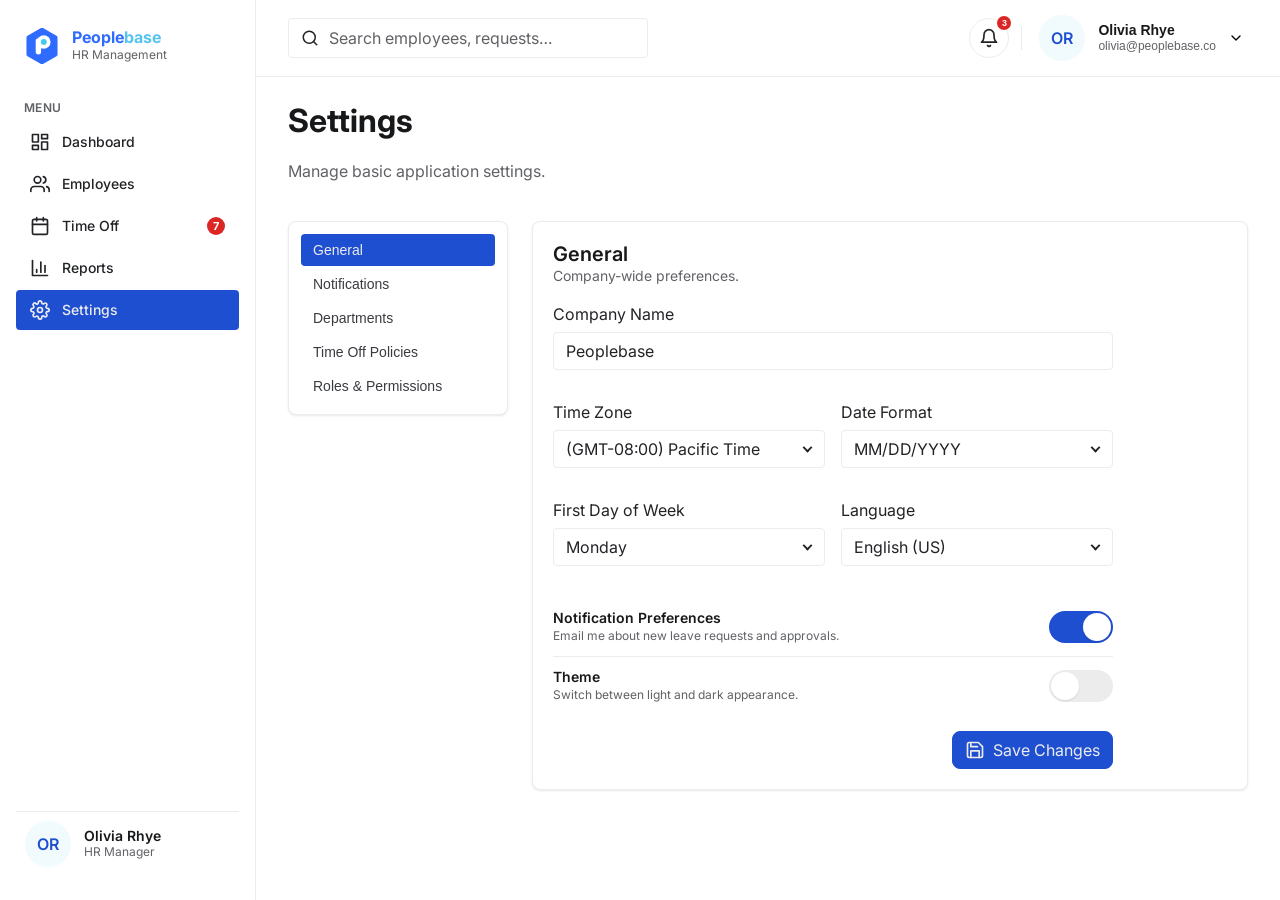
<file: settings.html>
<!DOCTYPE html>
<html lang="en" data-theme="light">
<head>
  <meta charset="UTF-8" />
  <meta name="viewport" content="width=device-width, initial-scale=1.0" />
  <title>Settings — HR Management Platform</title>
  <link rel="preconnect" href="https://fonts.googleapis.com" />
  <link rel="preconnect" href="https://fonts.gstatic.com" crossorigin />
  <link href="https://fonts.googleapis.com/css2?family=Inter:wght@400;500;600;700&display=swap" rel="stylesheet" />
  <link rel="stylesheet" href="tokens.css" />
  <link rel="stylesheet" href="styles.css" />
</head>
<body data-page="settings">
  <div class="app">
    <aside class="sidebar" id="app-sidebar"></aside>
    <div class="main">
      <header class="topbar" id="app-topbar"></header>
      <main class="content">

        <!-- Page header -->
        <div class="page-header">
          <div class="page-header__text">
            <h1 class="h4">Settings</h1>
            <p class="p-md page-header__desc">Manage basic application settings.</p>
          </div>
        </div>

        <div class="settings-grid">
          <!-- Left: settings navigation -->
          <nav class="settings-nav card" style="padding:var(--scale-300)" aria-label="Settings sections">
            <button class="settings-nav__item settings-nav__item--active">General</button>
            <button class="settings-nav__item" disabled>Notifications</button>
            <button class="settings-nav__item" disabled>Departments</button>
            <button class="settings-nav__item" disabled>Time Off Policies</button>
            <button class="settings-nav__item" disabled>Roles &amp; Permissions</button>
          </nav>

          <!-- Right: General settings form -->
          <div class="card">
            <div class="card__header">
              <div class="card__title-group">
                <h2 class="h6">General</h2>
                <span class="p-sm text-placeholder">Company-wide preferences.</span>
              </div>
            </div>
            <div class="card__body">
              <form class="form-section" id="settingsForm">
                <div class="field-group">
                  <label class="field-label" for="companyName">Company Name</label>
                  <input class="input" id="companyName" type="text" value="Peoplebase" />
                </div>

                <div class="form-row">
                  <div class="field-group">
                    <label class="field-label" for="tz">Time Zone</label>
                    <span class="select" style="display:block">
                      <select id="tz">
                        <option>(GMT-08:00) Pacific Time</option>
                        <option>(GMT-05:00) Eastern Time</option>
                        <option>(GMT+00:00) UTC</option>
                        <option>(GMT+01:00) Central European Time</option>
                      </select>
                    </span>
                  </div>
                  <div class="field-group">
                    <label class="field-label" for="dateFmt">Date Format</label>
                    <span class="select" style="display:block">
                      <select id="dateFmt">
                        <option>MM/DD/YYYY</option>
                        <option>DD/MM/YYYY</option>
                        <option>YYYY-MM-DD</option>
                      </select>
                    </span>
                  </div>
                </div>

                <div class="form-row">
                  <div class="field-group">
                    <label class="field-label" for="firstDay">First Day of Week</label>
                    <span class="select" style="display:block">
                      <select id="firstDay">
                        <option>Monday</option>
                        <option>Sunday</option>
                      </select>
                    </span>
                  </div>
                  <div class="field-group">
                    <label class="field-label" for="lang">Language</label>
                    <span class="select" style="display:block">
                      <select id="lang">
                        <option>English (US)</option>
                        <option>English (UK)</option>
                        <option>Español</option>
                        <option>Français</option>
                      </select>
                    </span>
                  </div>
                </div>

                <!-- Instant toggles (Switch) -->
                <div>
                  <div class="setting-row">
                    <div class="setting-row__text">
                      <span class="setting-row__title">Notification Preferences</span>
                      <span class="setting-row__desc">Email me about new leave requests and approvals.</span>
                    </div>
                    <label class="switch">
                      <input type="checkbox" id="notifPref" checked />
                      <span class="switch__track"></span>
                    </label>
                  </div>

                  <div class="setting-row">
                    <div class="setting-row__text">
                      <span class="setting-row__title">Theme</span>
                      <span class="setting-row__desc">Switch between light and dark appearance.</span>
                    </div>
                    <label class="switch">
                      <input type="checkbox" id="themeToggle" />
                      <span class="switch__track"></span>
                    </label>
                  </div>
                </div>

                <div style="display:flex;justify-content:flex-end">
                  <button type="submit" class="btn btn--primary">
                    <svg class="btn__icon" viewBox="0 0 24 24" fill="none" stroke="currentColor" stroke-width="2" stroke-linecap="round" stroke-linejoin="round"><path d="M19 21H5a2 2 0 0 1-2-2V5a2 2 0 0 1 2-2h11l5 5v11a2 2 0 0 1-2 2z"/><polyline points="17 21 17 13 7 13 7 21"/><polyline points="7 3 7 8 15 8"/></svg>
                    Save Changes
                  </button>
                </div>
              </form>
            </div>
          </div>
        </div>

      </main>
    </div>
  </div>

  <script src="app.js"></script>
  <script>
    // Theme switch toggles the whole app theme instantly and persists it,
    // so dark mode stays across pages until changed again.
    var themeToggle = document.getElementById('themeToggle');
    var savedTheme = 'light';
    try { savedTheme = localStorage.getItem('pb-theme') || 'light'; } catch (e) {}
    themeToggle.checked = savedTheme === 'dark';
    document.documentElement.setAttribute('data-theme', savedTheme);
    themeToggle.addEventListener('change', function () {
      var theme = themeToggle.checked ? 'dark' : 'light';
      document.documentElement.setAttribute('data-theme', theme);
      try { localStorage.setItem('pb-theme', theme); } catch (e) {}
    });
    // Save -> Snackbar
    document.getElementById('settingsForm').addEventListener('submit', function (e) {
      e.preventDefault();
      showSnackbar({ status: 'success', title: 'Changes saved', text: 'Your settings have been updated.' });
    });
  </script>
</body>
</html>
</file>
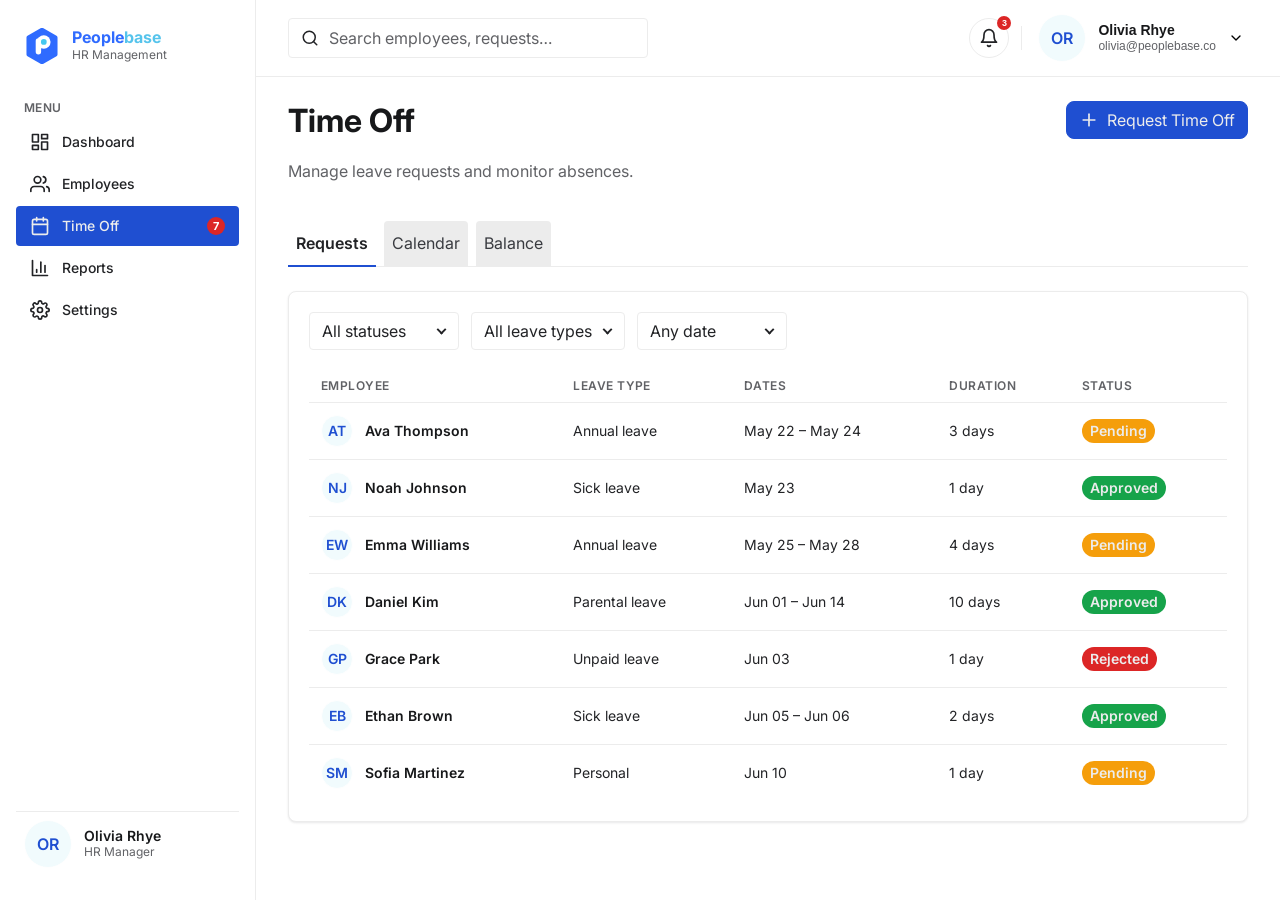
<file: time-off.html>
<!DOCTYPE html>
<html lang="en" data-theme="light">
<head>
  <meta charset="UTF-8" />
  <meta name="viewport" content="width=device-width, initial-scale=1.0" />
  <title>Time Off — HR Management Platform</title>
  <link rel="preconnect" href="https://fonts.googleapis.com" />
  <link rel="preconnect" href="https://fonts.gstatic.com" crossorigin />
  <link href="https://fonts.googleapis.com/css2?family=Inter:wght@400;500;600;700&display=swap" rel="stylesheet" />
  <link rel="stylesheet" href="tokens.css" />
  <link rel="stylesheet" href="styles.css" />
</head>
<body data-page="time-off">
  <div class="app">
    <aside class="sidebar" id="app-sidebar"></aside>
    <div class="main">
      <header class="topbar" id="app-topbar"></header>
      <main class="content">

        <!-- Page header -->
        <div class="page-header">
          <div class="page-header__text">
            <h1 class="h4">Time Off</h1>
            <p class="p-md page-header__desc">Manage leave requests and monitor absences.</p>
          </div>
          <div class="page-header__actions">
            <button class="btn btn--primary" id="requestBtn">
              <svg class="btn__icon" viewBox="0 0 24 24" fill="none" stroke="currentColor" stroke-width="2" stroke-linecap="round" stroke-linejoin="round"><line x1="12" y1="5" x2="12" y2="19"/><line x1="5" y1="12" x2="19" y2="12"/></svg>
              Request Time Off
            </button>
          </div>
        </div>

        <!-- Tabs -->
        <div class="tabbar" role="tablist">
          <button class="tabitem tabitem--selected" role="tab" aria-selected="true">Requests</button>
          <button class="tabitem" role="tab" aria-selected="false" disabled>Calendar</button>
          <button class="tabitem" role="tab" aria-selected="false" disabled>Balance</button>
        </div>

        <!-- Requests panel -->
        <div class="card">
          <div class="card__body" style="padding-bottom:0">
            <div class="toolbar">
              <span class="select">
                <select id="fStatus" aria-label="Filter by status">
                  <option value="">All statuses</option>
                  <option>Pending</option>
                  <option>Approved</option>
                  <option>Rejected</option>
                </select>
              </span>
              <span class="select">
                <select id="fType" aria-label="Filter by leave type">
                  <option value="">All leave types</option>
                  <option>Annual leave</option>
                  <option>Sick leave</option>
                  <option>Personal</option>
                  <option>Parental leave</option>
                  <option>Unpaid leave</option>
                </select>
              </span>
              <span class="select">
                <select id="fRange" aria-label="Filter by date range">
                  <option value="">Any date</option>
                  <option>This month</option>
                  <option>Last 30 days</option>
                  <option>This quarter</option>
                </select>
              </span>
            </div>
          </div>

          <div class="card__body">
            <table class="table" id="leaveTable">
              <thead>
                <tr>
                  <th scope="col">Employee</th>
                  <th scope="col">Leave Type</th>
                  <th scope="col">Dates</th>
                  <th scope="col">Duration</th>
                  <th scope="col">Status</th>
                </tr>
              </thead>
              <tbody id="leaveBody"></tbody>
            </table>
          </div>
        </div>

      </main>
    </div>
  </div>

  <!-- ================= Leave Request Modal ================= -->
  <div class="modal-overlay" id="leaveModal" hidden>
    <div class="modal" role="dialog" aria-modal="true" aria-labelledby="leaveModalTitle">
      <div class="modal__header">
        <div class="modal__title-group">
          <h2 class="h6" id="leaveModalTitle">Request Time Off</h2>
          <span class="p-sm text-placeholder">Submit a new leave request for approval.</span>
        </div>
        <button class="btn-icon modal__close" id="modalClose" aria-label="Close">
          <svg viewBox="0 0 24 24" fill="none" stroke="currentColor" stroke-width="2" stroke-linecap="round" stroke-linejoin="round"><line x1="18" y1="6" x2="6" y2="18"/><line x1="6" y1="6" x2="18" y2="18"/></svg>
        </button>
      </div>
      <form id="leaveForm">
        <div class="modal__body">
          <div class="field-group">
            <label class="field-label field-label--required" for="mType">Leave Type</label>
            <span class="select" style="display:block">
              <select id="mType" required>
                <option value="">Select a type…</option>
                <option>Annual leave</option>
                <option>Sick leave</option>
                <option>Personal</option>
                <option>Parental leave</option>
                <option>Unpaid leave</option>
              </select>
            </span>
          </div>

          <div class="form-row">
            <div class="field-group">
              <label class="field-label field-label--required" for="mStart">Start Date</label>
              <input class="input" type="date" id="mStart" required />
            </div>
            <div class="field-group">
              <label class="field-label field-label--required" for="mEnd">End Date</label>
              <input class="input" type="date" id="mEnd" required />
            </div>
          </div>

          <div class="field-group">
            <label class="field-label" for="mReason">Reason</label>
            <textarea class="textarea" id="mReason" placeholder="Add an optional note for your manager…"></textarea>
            <span class="hint">Optional — helps your manager review the request.</span>
          </div>

          <label class="checkbox">
            <input type="checkbox" id="mInformed" required />
            <span class="checkbox__box"><svg viewBox="0 0 24 24" fill="none" stroke="currentColor" stroke-width="3" stroke-linecap="round" stroke-linejoin="round"><polyline points="20 6 9 17 4 12"/></svg></span>
            <span>I have informed my manager.</span>
          </label>
        </div>

        <div class="modal__footer">
          <button type="button" class="btn btn--outline" id="modalCancel">Cancel</button>
          <button type="submit" class="btn btn--primary" id="submitReq">Submit Request</button>
        </div>
      </form>
    </div>
  </div>

  <script src="app.js"></script>
  <script>
    var LEAVE = [
      { name: 'Ava Thompson',   av: 'a2', type: 'Annual leave',   dates: 'May 22 – May 24', dur: '3 days',  status: 'Pending' },
      { name: 'Noah Johnson',   av: 'a3', type: 'Sick leave',     dates: 'May 23',          dur: '1 day',   status: 'Approved' },
      { name: 'Emma Williams',  av: 'a4', type: 'Annual leave',   dates: 'May 25 – May 28', dur: '4 days',  status: 'Pending' },
      { name: 'Daniel Kim',     av: 'a1', type: 'Parental leave', dates: 'Jun 01 – Jun 14', dur: '10 days', status: 'Approved' },
      { name: 'Grace Park',     av: 'a2', type: 'Unpaid leave',   dates: 'Jun 03',          dur: '1 day',   status: 'Rejected' },
      { name: 'Ethan Brown',    av: 'a3', type: 'Sick leave',     dates: 'Jun 05 – Jun 06', dur: '2 days',  status: 'Approved' },
      { name: 'Sofia Martinez', av: 'a4', type: 'Personal',       dates: 'Jun 10',          dur: '1 day',   status: 'Pending' }
    ];
    function initials(n) { return n.split(' ').map(function (p) { return p[0]; }).join('').slice(0, 2).toUpperCase(); }
    function statusBadge(s) {
      var cls = s === 'Approved' ? 'badge--success' : s === 'Pending' ? 'badge--warning' : 'badge--error';
      return '<span class="badge ' + cls + ' badge--dot">' + s + '</span>';
    }
    var body = document.getElementById('leaveBody');
    function render(list) {
      body.innerHTML = list.map(function (r) {
        return '<tr class="row--clickable" tabindex="0" data-row>' +
          '<td><div class="avatar-label"><span class="avatar avatar--sm avatar--' + r.av + '">' + initials(r.name) + '</span><span class="avatar-label__name">' + r.name + '</span></div></td>' +
          '<td>' + r.type + '</td>' +
          '<td class="cell-date">' + r.dates + '</td>' +
          '<td>' + r.dur + '</td>' +
          '<td>' + statusBadge(r.status) + '</td>' +
        '</tr>';
      }).join('');
      body.querySelectorAll('[data-row]').forEach(function (el) {
        el.addEventListener('click', function () { showSnackbar({ status: 'default', title: 'Request details', text: 'Row detail view is a placeholder.' }); });
      });
    }
    // Filters
    var fs = document.getElementById('fStatus'), ft = document.getElementById('fType');
    function applyFilters() {
      render(LEAVE.filter(function (r) { return (!fs.value || r.status === fs.value) && (!ft.value || r.type === ft.value); }));
    }
    [fs, ft].forEach(function (e) { e.addEventListener('change', applyFilters); });
    render(LEAVE);

    // Modal control
    var modal = document.getElementById('leaveModal');
    function openModal() { modal.hidden = false; document.getElementById('mType').focus(); }
    function closeModal() { modal.hidden = true; document.getElementById('leaveForm').reset(); resetSubmit(); }
    document.getElementById('requestBtn').addEventListener('click', openModal);
    document.getElementById('modalClose').addEventListener('click', closeModal);
    document.getElementById('modalCancel').addEventListener('click', closeModal);
    modal.addEventListener('click', function (e) { if (e.target === modal) closeModal(); });
    document.addEventListener('keydown', function (e) { if (e.key === 'Escape' && !modal.hidden) closeModal(); });

    // Submit: Loader -> Success Snackbar -> modal closes
    var submitBtn = document.getElementById('submitReq');
    function resetSubmit() { submitBtn.disabled = false; submitBtn.innerHTML = 'Submit Request'; }
    document.getElementById('leaveForm').addEventListener('submit', function (e) {
      e.preventDefault();
      submitBtn.disabled = true;
      submitBtn.innerHTML = '<span class="spinner"></span> Submitting…';
      setTimeout(function () {
        closeModal();
        showSnackbar({ status: 'success', title: 'Request submitted', text: 'Your time-off request was sent for approval.' });
      }, 1200);
    });
  </script>
</body>
</html>
</file>
<file: tokens.css>
/* ============================================================================
   HR Management Platform — Design Tokens
   Faithful CSS translation of the Figma "hr-platform-tokens-and-variants" system.
   Only SEMANTIC tokens are meant to be consumed in UI. Scale/* are raw primitives
   that Border Width / Border Radius alias onto — do not use Scale directly in UI.
   ============================================================================ */

:root {
  /* --- 3. Scale (primitive numeric ramp) ------------------------------------ */
  --scale-0: 0px;
  --scale-25: 1px;
  --scale-50: 2px;
  --scale-100: 4px;
  --scale-200: 8px;
  --scale-300: 12px;
  --scale-400: 16px;
  --scale-500: 20px;
  --scale-600: 24px;
  --scale-700: 28px;
  --scale-800: 32px;
  --scale-900: 40px;

  /* --- 4. Border Width (alias -> Scale) ------------------------------------- */
  --border-width-none: var(--scale-0);   /* 0 */
  --border-width-sm: var(--scale-25);     /* 1 - default hairline */
  --border-width-md: var(--scale-50);     /* 2 - focus / selected */
  --border-width-lg: var(--scale-100);    /* 4 - strong accent */

  /* --- 5. Border Radius (alias -> Scale) ------------------------------------ */
  --border-radius-none: var(--scale-0);   /* 0 */
  --border-radius-sm: var(--scale-50);    /* 2 - small chips/inputs */
  --border-radius-md: var(--scale-100);   /* 4 - default container */
  --border-radius-lg: var(--scale-200);   /* 8 - cards, modals */
  --border-radius-round: var(--scale-900);/* 40 - pills / circles */

  /* --- 1/2. Font family + weight primitives --------------------------------- */
  --font-family-headings: "Inter", system-ui, -apple-system, sans-serif;
  --font-family-body: "Inter", system-ui, -apple-system, sans-serif;
  --font-weight-regular: 400;
  --font-weight-medium: 500;
  --font-weight-semibold: 600;
  --font-weight-bold: 700;

  /* --- 6. Responsive typography — DESKTOP (size / line-height / spacing) ----- */
  --h1-size: 60px;   --h1-line: 72px;   --h1-space: 64px;
  --h2-size: 48px;   --h2-line: 56px;   --h2-space: 48px;
  --h3-size: 40px;   --h3-line: 48px;   --h3-space: 40px;
  --h4-size: 32px;   --h4-line: 40px;   --h4-space: 30px;
  --h5-size: 24px;   --h5-line: 28px;   --h5-space: 24px;
  --h6-size: 20px;   --h6-line: 24px;   --h6-space: 20px;
  --p-xsm-size: 12px; --p-xsm-line: 16px; --p-xsm-space: 14px;
  --p-sm-size: 14px;  --p-sm-line: 16px;  --p-sm-space: 16px;
  --p-md-size: 16px;  --p-md-line: 20px;  --p-md-space: 20px;
  --p-lg-size: 20px;  --p-lg-line: 28px;  --p-lg-space: 20px; /* lh raised from token quirk 16 -> 28 for wrapping copy */

  /* ==========================================================================
     COLORS — LIGHT (default theme)
     Five semantic families: Surface / Text / Icons / Border / Visuals.
     ========================================================================== */

  /* Surface — fills / backgrounds */
  --surface-page: #ffffff;
  --surface-default: #ffffff;
  --surface-action: #1f4fd1;
  --surface-action-hover: #193fa7;
  --surface-action-hover-light: #e9eefb;
  --surface-success: #e8f6ed;
  --surface-error: #fceaea;
  --surface-warning: #fef6e7;
  --surface-disabled: #ececec;
  --surface-action-accent: #71d7e6;
  --surface-action-hover-accent: #5aacb8;
  --surface-action-hover-light-accent: #f1fbfd;

  /* Text */
  --text-heading: #17181a;
  --text-body: #222326;
  --text-action: #1f4fd1;
  --text-action-hover: #193fa7;
  --text-action-placeholder: #4c72da;
  --text-on-action: #ececec;
  --text-disabled: #393b40;
  --text-placeholder: #616266;
  --text-warning: #f59e0b;
  --text-success: #16a34a;
  --text-error: #dc2626;
  --text-action-accent: #71d7e6;
  --text-link-accent: #71d7e6;
  --text-body-light: #88898c;

  /* Icons */
  --icon-default: #222326;
  --icon-action: #1f4fd1;
  --icon-action-hover: #193fa7;
  --icon-on-action: #ececec;
  --icon-disabled: #393b40;
  --icon-warning: #f59e0b;
  --icon-success: #16a34a;
  --icon-error: #dc2626;
  --icon-action-accent: #71d7e6;

  /* Border */
  --border-default: #ececec;
  --border-success: #a2dab7;
  --border-error: #f1a8a8;
  --border-warning: #fbd89d;
  --border-disabled: #d7d8d9;
  --border-action: #1f4fd1;
  --border-action-hover: #193fa7;
  --border-focus: #1f4fd1;
  --border-action-accent: #71d7e6;
  --border-focus-accent: #71d7e6;

  /* Visuals — charts only, in order 1st -> 5th, Other */
  --visual-1: #1f4fd1;
  --visual-2: #71d7e6;
  --visual-3: #6fa8f7;
  --visual-4: #a7e9c6;
  --visual-5: #a8b6f8;
  --visual-other: #ececec;

  /* Elevation — not a Figma token; subtle enterprise shadow for cards */
  --shadow-card: 0 1px 2px rgba(23, 24, 26, 0.04), 0 1px 3px rgba(23, 24, 26, 0.06);
  --shadow-pop: 0 4px 12px rgba(23, 24, 26, 0.10);

  /* App background — matches the Figma page surface (white). */
  --surface-canvas: #ffffff;

  /* Max content width for the centered app shell (desktop-first, ~1440 target) */
  --app-max-width: 1600px;
}

/* ==========================================================================
   COLORS — DARK theme. Switch the theme, not the token.
   ========================================================================== */
[data-theme="dark"] {
  --surface-page: #17181a;
  --surface-default: #17181a;
  --surface-action: #1f4fd1;
  --surface-action-hover: #4c72da;
  --surface-action-hover-light: #0c2054;
  --surface-success: #09411e;
  --surface-error: #580f0f;
  --surface-warning: #623f04;
  --surface-disabled: #222326;
  --surface-action-accent: #71d7e6;
  --surface-action-hover-accent: #8ddfeb;
  --surface-action-hover-light-accent: #2d565c;

  --text-heading: #ececec;
  --text-body: #d7d8d9;
  --text-action: #1f4fd1;
  --text-action-hover: #4c72da;
  --text-action-placeholder: #193fa7;
  --text-on-action: #17181a;
  --text-disabled: #222326;
  --text-placeholder: #2e2f33;
  --text-warning: #f7b13c;
  --text-success: #45b56e;
  --text-error: #e35151;
  --text-action-accent: #71d7e6;
  --text-link-accent: #71d7e6;

  --icon-default: #616266;
  --icon-action: #1f4fd1;
  --icon-action-hover: #4c72da;
  --icon-on-action: #17181a;
  --icon-disabled: #2e2f33;
  --icon-warning: #f7b13c;
  --icon-success: #45b56e;
  --icon-error: #e35151;
  --icon-action-accent: #71d7e6;

  /* Border/default equals the dark surface (#17181a) by token design, so it
     disappears on a default surface. Use a slightly stronger divider in dark
     mode per the tokens skill's guidance. */
  --border-default: #2e2f33;
  --border-success: #12823b;
  --border-error: #b01e1e;
  --border-warning: #c47e09;
  --border-disabled: #222326;
  --border-action: #1f4fd1;
  --border-action-hover: #4c72da;
  --border-focus: #1f4fd1;
  --border-action-accent: #71d7e6;
  --border-focus-accent: #71d7e6;

  --shadow-card: 0 1px 2px rgba(0, 0, 0, 0.30), 0 1px 3px rgba(0, 0, 0, 0.40);
  --shadow-pop: 0 4px 12px rgba(0, 0, 0, 0.50);

  /* Dark app background — matches the dark page surface. */
  --surface-canvas: #17181a;
  --text-body-light: #88898c;
}
</file>
<file: styles.css>
/* ============================================================================
   HR Management Platform — Dashboard styles
   Consumes ONLY semantic tokens from tokens.css. Component names mirror the
   Figma "hr-platform-components-and-design-system" library.
   ============================================================================ */

*,
*::before,
*::after { box-sizing: border-box; }

html, body { height: 100%; }

body {
  margin: 0;
  font-family: var(--font-family-body);
  font-weight: var(--font-weight-regular);
  font-size: var(--p-md-size);
  line-height: var(--p-md-line);
  color: var(--text-body);
  background: var(--surface-canvas);
  -webkit-font-smoothing: antialiased;
}

/* --- Typography helpers (family + weight applied separately from size) ----- */
.h4 { font-family: var(--font-family-headings); font-size: var(--h4-size); line-height: var(--h4-line); font-weight: var(--font-weight-bold); color: var(--text-heading); margin: 0; }
.h5 { font-family: var(--font-family-headings); font-size: var(--h5-size); line-height: var(--h5-line); font-weight: var(--font-weight-semibold); color: var(--text-heading); margin: 0; }
.h6 { font-family: var(--font-family-headings); font-size: var(--h6-size); line-height: var(--h6-line); font-weight: var(--font-weight-semibold); color: var(--text-heading); margin: 0; }
.p-lg { font-size: var(--p-lg-size); line-height: var(--p-lg-line); }
.p-md { font-size: var(--p-md-size); line-height: var(--p-md-line); }
.p-sm { font-size: var(--p-sm-size); line-height: var(--p-sm-line); }
.p-xsm { font-size: var(--p-xsm-size); line-height: var(--p-xsm-line); }
.text-body { color: var(--text-body); }
.text-heading { color: var(--text-heading); }
.text-placeholder { color: var(--text-placeholder); }
.weight-medium { font-weight: var(--font-weight-medium); }
.weight-semibold { font-weight: var(--font-weight-semibold); }

/* ============================================================================
   App shell — persistent sidebar + main column
   ============================================================================ */
.app {
  display: grid;
  grid-template-columns: 256px 1fr;
  min-height: 100vh;
  max-width: var(--app-max-width);
  margin: 0 auto;
  background: var(--surface-page);
  box-shadow: var(--shadow-card);
}

/* --- Sidebar -------------------------------------------------------------- */
.sidebar {
  background: var(--surface-default);
  border-right: var(--border-width-sm) solid var(--border-default);
  display: flex;
  flex-direction: column;
  gap: var(--scale-600);
  padding: var(--scale-600) var(--scale-400);
  position: sticky;
  top: 0;
  height: 100vh;
}

.brand {
  display: flex;
  align-items: center;
  gap: var(--scale-300);
  padding: var(--scale-100) var(--scale-200);
}
.brand__mark {
  width: 36px; height: 36px;
  border-radius: var(--border-radius-md);
  background: var(--surface-action);
  color: var(--text-on-action);
  display: grid; place-items: center;
  font-family: var(--font-family-headings);
  font-weight: var(--font-weight-bold);
  font-size: var(--p-md-size);
}
.brand__logo { width: 36px; height: 36px; flex: none; display: grid; place-items: center; }
.brand__logo svg { display: block; }
.brand__name {
  font-family: var(--font-family-headings);
  font-weight: var(--font-weight-bold);
  font-size: var(--p-md-size);
  color: var(--text-heading);
  line-height: 1.1;
}
.brand__sub {
  font-size: var(--p-xsm-size);
  line-height: var(--p-xsm-line);
  color: var(--text-placeholder);
}

.nav { display: flex; flex-direction: column; gap: var(--scale-50); }
.nav__section {
  font-size: var(--p-xsm-size);
  line-height: var(--p-xsm-line);
  font-weight: var(--font-weight-semibold);
  letter-spacing: 0.04em;
  text-transform: uppercase;
  color: var(--text-placeholder);
  padding: var(--scale-200) var(--scale-200) var(--scale-100);
}

/* .navitem — sidebar navigation atom (Menu-style item) */
.navitem {
  display: flex;
  align-items: center;
  gap: var(--scale-300);
  padding: var(--scale-200) var(--scale-300);
  border-radius: var(--border-radius-md);
  color: var(--text-body);
  text-decoration: none;
  font-size: var(--p-sm-size);
  line-height: var(--p-sm-line);
  font-weight: var(--font-weight-medium);
  cursor: pointer;
  border: var(--border-width-md) solid transparent;
}
.navitem:hover { background: var(--surface-action-hover-light); color: var(--text-action); }
.navitem:hover .navitem__icon { color: var(--text-action); }
.navitem:focus-visible { outline: none; border-color: var(--border-focus); }
.navitem--active {
  background: var(--surface-action);
  color: var(--text-on-action);
}
.navitem--active .navitem__icon { color: var(--icon-on-action); }
.navitem--active:hover { background: var(--surface-action-hover); color: var(--text-on-action); }
.navitem__icon { width: 20px; height: 20px; color: var(--icon-default); flex: none; }
.navitem__badge { margin-left: auto; }

.sidebar__spacer { flex: 1; }

/* Avatar label at bottom of sidebar */
.sidebar__user {
  display: flex;
  align-items: center;
  gap: var(--scale-300);
  padding: var(--scale-200);
  border-top: var(--border-width-sm) solid var(--border-default);
}

/* --- Main column ---------------------------------------------------------- */
.main { display: flex; flex-direction: column; min-width: 0; background: var(--surface-canvas); }

/* Top header */
.topbar {
  position: sticky;
  top: 0;
  z-index: 10;
  display: flex;
  align-items: center;
  gap: var(--scale-400);
  padding: var(--scale-300) var(--scale-800);
  background: var(--surface-default);
  border-bottom: var(--border-width-sm) solid var(--border-default);
}
.topbar__spacer { flex: 1; }
.topbar__actions { display: flex; align-items: center; gap: var(--scale-300); }

/* Search component */
.search {
  display: flex;
  align-items: center;
  gap: var(--scale-200);
  width: 360px;
  max-width: 40vw;
  padding: var(--scale-200) var(--scale-300);
  background: var(--surface-default);
  border: var(--border-width-sm) solid var(--border-default);
  border-radius: var(--border-radius-md);
  color: var(--text-placeholder);
}
.search:focus-within {
  border-color: var(--border-focus);
  border-width: var(--border-width-md);
  padding: calc(var(--scale-200) - 1px) calc(var(--scale-300) - 1px);
}
.search__icon { width: 18px; height: 18px; color: var(--icon-default); flex: none; }
.search input {
  border: none;
  outline: none;
  background: transparent;
  width: 100%;
  font-family: var(--font-family-headings);
  font-size: var(--p-md-size);
  line-height: var(--p-md-line);
  color: var(--text-body);
}
.search input::placeholder { color: var(--text-placeholder); }

/* ============================================================================
   Buttons
   ============================================================================ */
.btn {
  display: inline-flex;
  align-items: center;
  justify-content: center;
  gap: var(--scale-200);                    /* 8px, per component */
  padding: var(--scale-200) var(--scale-300); /* 8px 12px, per component */
  border-radius: var(--border-radius-lg);   /* 8px, per component */
  font-family: var(--font-family-headings);
  font-size: var(--p-md-size);              /* 16px paragraph md */
  line-height: var(--p-md-line);            /* 20px */
  font-weight: var(--font-weight-regular);  /* Regular, per component */
  cursor: pointer;
  border: var(--border-width-sm) solid transparent; /* 1px */
  white-space: nowrap;
  text-decoration: none;
}
/* Focus = 2px offset ring with a gap, per component (inset -5px ring) */
.btn:focus-visible { outline: none; box-shadow: 0 0 0 var(--border-width-md) var(--surface-page), 0 0 0 var(--border-width-lg) var(--border-focus); }
.btn__icon { width: 20px; height: 20px; flex: none; }
.btn:disabled { cursor: not-allowed; opacity: .85; }

/* Loader — indeterminate spinner (pairs with a disabled control) */
.spinner {
  width: 16px; height: 16px; flex: none;
  border: var(--border-width-md) solid currentColor;
  border-right-color: transparent;
  border-radius: var(--border-radius-round);
  animation: spin .7s linear infinite;
  display: inline-block;
}
@keyframes spin { to { transform: rotate(360deg); } }

/* Role=Primary, Type=Default */
.btn--primary { background: var(--surface-action); border-color: var(--border-action); color: var(--text-on-action); }
.btn--primary .btn__icon { color: var(--icon-on-action); }
.btn--primary:hover { background: var(--surface-action-hover); border-color: var(--border-action-hover); }

/* Role=Primary, Type=Outline — light-blue fill + blue border + blue text (per component) */
.btn--outline {
  background: var(--surface-action-hover-light);
  color: var(--text-action);
  border-color: var(--border-action);
}
.btn--outline .btn__icon { color: var(--icon-action); }
.btn--outline:hover { background: var(--surface-action-hover-light); color: var(--text-action-hover); border-color: var(--border-action-hover); }

/* Type=Transparent — no fill/border, blue text only (per component) */
.btn--transparent { background: transparent; border-color: transparent; color: var(--text-action); }
.btn--transparent .btn__icon { color: var(--icon-action); }
.btn--transparent:hover { background: transparent; color: var(--text-action-hover); }

/* Button icon — icon-only */
.btn-icon {
  width: 40px; height: 40px;
  display: inline-grid; place-items: center;
  border-radius: var(--border-radius-md);
  background: var(--surface-default);
  border: var(--border-width-sm) solid var(--border-default);
  color: var(--icon-default);
  cursor: pointer;
  position: relative;
}
.btn-icon:hover { background: var(--surface-action-hover-light); color: var(--icon-action); }
.btn-icon:focus-visible { outline: none; border-color: var(--border-focus); border-width: var(--border-width-md); }
.btn-icon svg { width: 20px; height: 20px; }
/* Primary role for Button icon — solid blue, white icon */
.btn-icon--primary { background: var(--surface-action); border-color: var(--surface-action); color: var(--icon-on-action); }
.btn-icon--primary:hover { background: var(--surface-action-hover); border-color: var(--surface-action-hover); color: var(--icon-on-action); }
/* Accent role for Button icon — supporting emphasis */
.btn-icon--accent { color: var(--icon-action-accent); }
.btn-icon--accent:hover { background: var(--surface-action-hover-light-accent); color: var(--surface-action-hover-accent); }
.btn-icon--accent:focus-visible { border-color: var(--border-focus-accent); }

/* ============================================================================
   Notification Bell — app-level activity indicator (Property 1: Default | Dark)
   Count rendered as a Badge type=Notification.
   ============================================================================ */
.notification-bell {
  position: relative;
  width: 40px; height: 40px;
  display: inline-grid; place-items: center;
  border-radius: var(--border-radius-round); /* fully round, per component */
  background: var(--surface-default);
  border: var(--border-width-sm) solid var(--border-default);
  color: var(--icon-default);
  cursor: pointer;
}
.notification-bell:hover { background: var(--surface-action-hover-light); color: var(--icon-action); }
.notification-bell:focus-visible { outline: none; border-color: var(--border-focus); border-width: var(--border-width-md); }
.notification-bell svg { width: 20px; height: 20px; }
/* Property 1 = Dark */
.notification-bell--dark {
  background: var(--surface-action);
  border-color: var(--surface-action);
  color: var(--icon-on-action);
}
.notification-bell--dark:hover { background: var(--surface-action-hover); color: var(--icon-on-action); }

/* ============================================================================
   Tag — selectable keyword / filter chip. Role: Primary | Accent.
   ============================================================================ */
.tag {
  display: inline-flex;
  align-items: center;
  gap: var(--scale-100);
  padding: var(--scale-100) var(--scale-300);
  border-radius: var(--border-radius-sm);
  border: var(--border-width-sm) solid var(--border-default);
  background: var(--surface-default);
  color: var(--text-body);
  font-size: var(--p-xsm-size);
  line-height: var(--p-xsm-line);
  font-weight: var(--font-weight-medium);
  cursor: pointer;
  white-space: nowrap;
}
/* Role=Primary */
.tag--primary:hover { background: var(--surface-action-hover-light); border-color: var(--border-action); color: var(--text-action); }
.tag--primary.tag--selected { background: var(--surface-action); border-color: var(--surface-action); color: var(--text-on-action); font-weight: var(--font-weight-semibold); }
/* Role=Accent — supporting emphasis (light cyan fill takes dark heading text) */
.tag--accent:hover { background: var(--surface-action-hover-light-accent); border-color: var(--border-action-accent); }
.tag--accent.tag--selected { background: var(--surface-action-accent); border-color: var(--surface-action-accent); color: var(--text-heading); font-weight: var(--font-weight-semibold); }
.tag:focus-visible { outline: none; border-color: var(--border-focus); border-width: var(--border-width-md); }
.tag--accent:focus-visible { border-color: var(--border-focus-accent); }
.tag__count { opacity: 0.7; }

/* ============================================================================
   Button group — segmented control (mode/format toggle within a control)
   ============================================================================ */
.button-group {
  display: inline-flex;
  border: var(--border-width-sm) solid var(--border-default);
  border-radius: var(--border-radius-md);
  overflow: hidden;
}
.button-group__item {
  padding: var(--scale-100) var(--scale-300);
  font-family: var(--font-family-body);
  font-size: var(--p-sm-size);
  line-height: var(--p-sm-line);
  font-weight: var(--font-weight-medium);
  background: var(--surface-default);
  color: var(--text-body);
  border: none;
  border-right: var(--border-width-sm) solid var(--border-default);
  cursor: pointer;
}
.button-group__item:last-child { border-right: none; }
.button-group__item:hover { background: var(--surface-action-hover-light); color: var(--text-action); }
.button-group__item--selected,
.button-group__item--selected:hover { background: var(--surface-action); color: var(--text-on-action); }
.button-group__item:focus-visible { outline: none; box-shadow: inset 0 0 0 var(--border-width-md) var(--border-focus); }

/* ============================================================================
   Avatar
   ============================================================================ */
/* Icon avatar — uniform pale-accent fill + blue initials, white ring (per component 37:695) */
.avatar {
  border-radius: var(--border-radius-round);
  background: var(--surface-action-hover-light-accent);
  color: var(--text-action);
  border: var(--border-width-sm) solid var(--surface-default);
  display: inline-grid;
  place-items: center;
  font-family: var(--font-family-headings);
  font-weight: var(--font-weight-semibold);
  overflow: hidden;
  flex: none;
}
.avatar img { width: 100%; height: 100%; object-fit: cover; }
.avatar--sm { width: 32px; height: 32px; font-size: var(--p-sm-size); }  /* 32 / 14px */
.avatar--md { width: 48px; height: 48px; font-size: var(--p-md-size); }  /* 48 / 16px */
.avatar--lg { width: 64px; height: 64px; font-size: var(--p-lg-size); }  /* 64 / 20px */
.avatar-label { display: flex; align-items: center; gap: var(--scale-300); min-width: 0; }
.avatar-label__name { font-size: var(--p-sm-size); line-height: var(--p-sm-line); font-weight: var(--font-weight-semibold); color: var(--text-heading); white-space: nowrap; overflow: hidden; text-overflow: ellipsis; }
.avatar-label__meta { font-size: var(--p-xsm-size); line-height: var(--p-xsm-line); color: var(--text-placeholder); white-space: nowrap; }

/* Initials avatars are uniform in this design system (pale-accent fill + blue text).
   The a1–a4 modifiers remain in markup but all resolve to the component style. */
.avatar--a1, .avatar--a2, .avatar--a3, .avatar--a4 {
  background: var(--surface-action-hover-light-accent);
  color: var(--text-action);
}

/* ============================================================================
   Badge (status/count) — non-interactive
   ============================================================================ */
/* Badge — solid-filled, white text (Type=Large), per component 39:1039.
   Fill = the semantic icon/surface color; text = paragraph sm semibold on-action. */
.badge {
  display: inline-flex;
  align-items: center;
  gap: var(--scale-100);
  padding: var(--scale-100) var(--scale-200);
  border-radius: var(--border-radius-round);
  font-size: var(--p-sm-size);
  line-height: var(--p-sm-line);
  font-weight: var(--font-weight-semibold);
  color: var(--text-on-action);
  white-space: nowrap;
}
.badge--default { background: var(--surface-action); }
.badge--success { background: var(--icon-success); }
.badge--error   { background: var(--icon-error); }
.badge--warning { background: var(--icon-warning); }
/* Badge Type=Notification, Size=Small — red count bubble, 9px bold white */
.badge--notification { background: var(--icon-error); color: #ffffff; min-width: 18px; height: 18px; padding: 0 var(--scale-100); justify-content: center; font-size: 11px; font-weight: var(--font-weight-bold); }

/* Notification count bubble (Badge type=Notification) — red, per component:
   bg icons/error #dc2626, 14px round, 9px bold neutral/white text. */
.notif-badge {
  position: absolute;
  top: -3px; right: -3px;
  min-width: 14px; height: 14px;
  padding: 0 3px;
  border-radius: var(--border-radius-round);
  background: var(--icon-error);
  color: #ffffff; /* neutral/white primitive */
  font-size: 9px;
  line-height: 14px;
  font-weight: var(--font-weight-bold);
  text-align: center;
}

/* ============================================================================
   Content area layout
   ============================================================================ */
.content {
  padding: var(--scale-600) var(--scale-800) var(--scale-900);
  display: flex;
  flex-direction: column;
  gap: var(--scale-600);
}

/* Page header */
.page-header { display: flex; align-items: flex-start; gap: var(--scale-400); }
.page-header__text { display: flex; flex-direction: column; gap: var(--scale-100); }
.page-header__desc { color: var(--text-placeholder); }
.page-header__actions { margin-left: auto; display: flex; gap: var(--scale-300); align-items: center; }

/* Grid rows */
.grid { display: grid; gap: var(--scale-600); }
.grid--kpi { grid-template-columns: repeat(4, 1fr); }
.grid--2-1 { grid-template-columns: 2fr 1fr; }
.grid--1-1-wide { grid-template-columns: 3fr 2fr; }

/* ============================================================================
   Card
   ============================================================================ */
.card {
  background: var(--surface-default);
  border: var(--border-width-sm) solid var(--border-default);
  border-radius: var(--border-radius-lg);
  box-shadow: var(--shadow-card);
}
.card__header {
  display: flex;
  align-items: center;
  gap: var(--scale-300);
  padding: var(--scale-500) var(--scale-500) 0;
}
.card__title-group { display: flex; flex-direction: column; gap: 2px; }
.card__actions { margin-left: auto; display: flex; align-items: center; gap: var(--scale-200); }
.card__body { padding: var(--scale-500); }

/* --- KPI card ------------------------------------------------------------- */
.kpi {
  padding: var(--scale-500);
  display: flex;
  flex-direction: column;
  gap: var(--scale-300);
  cursor: default;
}
.kpi--clickable { cursor: pointer; transition: border-color .12s ease, box-shadow .12s ease; }
.kpi--clickable:hover { border-color: var(--border-action); box-shadow: var(--shadow-pop); }
.kpi--clickable:focus-visible { outline: none; border-color: var(--border-focus); border-width: var(--border-width-md); }
.kpi__top { display: flex; align-items: center; justify-content: space-between; }
/* Label = text/body-light, Regular 14px, per KPI component */
.kpi__label { font-size: var(--p-sm-size); line-height: var(--p-sm-line); color: var(--text-body-light); font-weight: var(--font-weight-regular); }
/* Icon tile = uniform light-accent fill + blue icon, per KPI component */
.kpi__icon {
  width: 36px; height: 36px;
  border-radius: var(--border-radius-md);
  display: grid; place-items: center;
  background: var(--surface-action-hover-light-accent);
  color: var(--icon-action);
  flex: none;
}
.kpi__icon svg { width: 22px; height: 22px; }
/* Value = H4 Semi Bold, per KPI component */
.kpi__value { font-family: var(--font-family-headings); font-size: var(--h4-size); line-height: var(--h4-line); font-weight: var(--font-weight-semibold); color: var(--text-heading); }
.kpi__foot { display: flex; align-items: center; gap: var(--scale-300); font-size: var(--p-xsm-size); line-height: var(--p-xsm-line); }
.kpi__link { margin-left: auto; color: var(--text-link-accent); font-size: var(--p-sm-size); line-height: var(--p-sm-line); text-decoration: none; white-space: nowrap; }
.kpi__link:hover { text-decoration: underline; }
.trend { display: inline-flex; align-items: center; gap: 2px; font-weight: var(--font-weight-regular); flex: 1; min-width: 0; white-space: nowrap; }
.trend--up { color: var(--text-success); }
.trend--down { color: var(--text-error); }
.trend--warn { color: var(--text-warning); }
.trend svg { width: 14px; height: 14px; }

/* KPI icon tiles are uniform (light-accent tile + blue icon); modifiers resolve to it */
.kpi__icon--accent, .kpi__icon--warning, .kpi__icon--success {
  background: var(--surface-action-hover-light-accent); color: var(--icon-action);
}

/* Birthday-today banner */
.birthday-banner { display: flex; align-items: center; gap: var(--scale-300); padding: var(--scale-400) var(--scale-500); }
.birthday-banner__text { flex: 1; font-family: var(--font-family-headings); font-weight: var(--font-weight-semibold); font-size: var(--p-md-size); line-height: var(--p-md-line); color: var(--text-heading); }
.birthday-banner__icon { width: 40px; height: 40px; border-radius: var(--border-radius-md); display: grid; place-items: center; background: var(--surface-error); color: var(--icon-error); flex: none; }
.birthday-banner__icon svg { width: 22px; height: 22px; }
.list__meta--today { color: var(--text-action-accent); font-weight: var(--font-weight-semibold); }

/* ============================================================================
   Bar chart (Time Off Overview) — CSS/SVG, colored with Visuals tokens
   ============================================================================ */
.chart-legend { display: flex; gap: var(--scale-400); align-items: center; }
.legend-item { display: inline-flex; align-items: center; gap: var(--scale-200); font-size: var(--p-xsm-size); line-height: var(--p-xsm-line); color: var(--text-body); }
.legend-swatch { width: 10px; height: 10px; border-radius: var(--border-radius-sm); flex: none; }

/* Bar chart with a Y-axis number meter, gridlines and per-bar value labels */
.chart { display: flex; gap: var(--scale-300); padding-top: var(--scale-500); }
.chart__yaxis {
  display: flex;
  flex-direction: column;
  justify-content: space-between;
  height: 220px;
  padding-right: var(--scale-200);
  flex: none;
}
.chart__yaxis span {
  font-size: var(--p-xsm-size);
  line-height: 1;
  color: var(--text-placeholder);
  text-align: right;
  min-width: 18px;
}
.chart__main { flex: 1; min-width: 0; }
.plot-area { position: relative; height: 220px; }
.gridlines {
  position: absolute;
  inset: 0;
  display: flex;
  flex-direction: column;
  justify-content: space-between;
  pointer-events: none;
}
.gridlines span { border-top: var(--border-width-sm) solid var(--border-default); height: 0; }
.bars-row { position: absolute; inset: 0; display: flex; align-items: flex-end; }
.bar-col { flex: 1; display: flex; align-items: flex-end; justify-content: center; gap: var(--scale-200); height: 100%; }
.bar {
  position: relative;
  width: 26px;
  border-radius: var(--border-radius-md) var(--border-radius-md) 0 0;
}
.bar--approved { background: var(--visual-1); }
.bar--pending { background: var(--visual-2); }
.bar__val {
  position: absolute;
  top: -18px;
  left: 50%;
  transform: translateX(-50%);
  font-size: var(--p-xsm-size);
  line-height: 1;
  font-weight: var(--font-weight-semibold);
  color: var(--text-body);
}
.month-row { display: flex; margin-top: var(--scale-200); }
.month-row span {
  flex: 1;
  text-align: center;
  font-size: var(--p-xsm-size);
  line-height: var(--p-xsm-line);
  color: var(--text-placeholder);
}

/* ============================================================================
   Upcoming birthdays list
   ============================================================================ */
.list { display: flex; flex-direction: column; }
.list__row {
  display: flex;
  align-items: center;
  gap: var(--scale-300);
  padding: var(--scale-300) 0;
  border-bottom: var(--border-width-sm) solid var(--border-default);
}
.list__row:last-child { border-bottom: none; }
.list__meta { margin-left: auto; font-size: var(--p-sm-size); line-height: var(--p-sm-line); color: var(--text-placeholder); white-space: nowrap; }

/* ============================================================================
   Table (Recent Leave Requests)
   ============================================================================ */
.table { width: 100%; border-collapse: collapse; }
.table thead th {
  text-align: left;
  padding: var(--scale-200) var(--scale-300);
  font-size: var(--p-xsm-size);
  line-height: var(--p-xsm-line);
  font-weight: var(--font-weight-semibold);
  letter-spacing: 0.04em;
  text-transform: uppercase;
  color: var(--text-placeholder);
  border-bottom: var(--border-width-sm) solid var(--border-default);
  white-space: nowrap;
}
.table tbody td {
  padding: var(--scale-300);
  font-size: var(--p-sm-size);
  line-height: var(--p-sm-line);
  color: var(--text-body);
  border-bottom: var(--border-width-sm) solid var(--border-default);
  vertical-align: middle;
}
.table tbody tr:last-child td { border-bottom: none; }
.table tbody tr.row--clickable { cursor: pointer; }
.table tbody tr.row--clickable:hover { background: var(--surface-action-hover-light); }
.cell-date { color: var(--text-placeholder); white-space: nowrap; }

/* ============================================================================
   Donut chart (Department Headcount) — Chart Circle, Visuals tokens
   ============================================================================ */
.donut-wrap { display: flex; align-items: center; gap: var(--scale-600); }
.donut { position: relative; width: 180px; height: 180px; flex: none; }
.donut svg { transform: rotate(-90deg); width: 100%; height: 100%; }
.donut__center {
  position: absolute; inset: 0;
  display: flex; flex-direction: column; align-items: center; justify-content: center;
  gap: 2px;
}
.donut__total { font-family: var(--font-family-headings); font-size: var(--h5-size); line-height: var(--h5-line); font-weight: var(--font-weight-bold); color: var(--text-heading); }
.donut__caption { font-size: var(--p-xsm-size); line-height: var(--p-xsm-line); color: var(--text-placeholder); }
.donut-legend { display: flex; flex-direction: column; gap: var(--scale-200); flex: 1; min-width: 0; }
.donut-legend__row { display: flex; align-items: center; gap: var(--scale-200); font-size: var(--p-sm-size); line-height: var(--p-sm-line); color: var(--text-body); }
.donut-legend__count { margin-left: auto; font-weight: var(--font-weight-semibold); color: var(--text-heading); }

/* ============================================================================
   Link
   ============================================================================ */
.link {
  display: inline-flex;
  align-items: center;
  gap: var(--scale-100);
  color: var(--text-action);
  text-decoration: none;
  font-size: var(--p-sm-size);
  line-height: var(--p-sm-line);
  font-weight: var(--font-weight-semibold);
  cursor: pointer;
}
.link:hover { color: var(--text-action-hover); text-decoration: underline; }
.link svg { width: 16px; height: 16px; }

/* Divider used inside topbar */
.divider-v { width: 1px; height: 24px; background: var(--border-default); }

/* Screen-reader only */
.visually-hidden {
  position: absolute; width: 1px; height: 1px; padding: 0; margin: -1px;
  overflow: hidden; clip: rect(0,0,0,0); white-space: nowrap; border: 0;
}

/* ============================================================================
   Toolbar / filter bar
   ============================================================================ */
.toolbar {
  display: flex;
  align-items: center;
  gap: var(--scale-300);
  flex-wrap: wrap;
}
.toolbar .search { width: 320px; max-width: none; }
.toolbar__spacer { flex: 1; }
.field-label {
  display: block;
  font-size: var(--p-md-size);          /* 16px paragraph md, per component */
  line-height: var(--p-md-line);
  font-weight: var(--font-weight-regular);
  color: var(--text-body);
  margin-bottom: var(--scale-200);
}
.field-label--required::after { content: " *"; color: var(--text-error); }

/* ============================================================================
   Select / dropdown (Field-based)
   ============================================================================ */
.select {
  position: relative;
  display: inline-flex;
  align-items: center;
}
.select select {
  appearance: none;
  -webkit-appearance: none;
  font-family: var(--font-family-headings);
  font-size: var(--p-md-size);
  line-height: var(--p-md-line);
  color: var(--text-body);
  background: var(--surface-default);
  border: var(--border-width-sm) solid var(--border-default);
  border-radius: var(--border-radius-md);
  padding: var(--scale-200) var(--scale-800) var(--scale-200) var(--scale-300);
  cursor: pointer;
  min-width: 150px;
  width: 100%;
}
.select select:hover { border-color: var(--border-action); }
.select select:focus-visible { outline: none; border-color: var(--border-focus); border-width: var(--border-width-md); }
.select::after {
  content: "";
  position: absolute;
  right: 14px;
  top: 50%;
  width: 7px; height: 7px;
  border-right: var(--border-width-md) solid var(--icon-default);
  border-bottom: var(--border-width-md) solid var(--icon-default);
  transform: translateY(-70%) rotate(45deg);
  pointer-events: none;
}

/* ============================================================================
   Tab bar — peer views within one page (.tabitem atoms)
   ============================================================================ */
.tabbar {
  display: flex;
  gap: var(--scale-200);
  border-bottom: var(--border-width-sm) solid var(--border-default);
}
.tabitem {
  appearance: none;
  background: none;
  border: none;
  border-bottom: var(--border-width-md) solid transparent;
  margin-bottom: calc(-1 * var(--border-width-sm));
  border-radius: var(--border-radius-md) var(--border-radius-md) 0 0; /* top corners 4px */
  padding: var(--scale-300) var(--scale-200);  /* 12px 8px, per component */
  font-family: var(--font-family-headings);
  font-size: var(--p-md-size);                 /* 16px */
  line-height: var(--p-md-line);
  font-weight: var(--font-weight-regular);
  color: var(--text-body);
  cursor: pointer;
  display: inline-flex;
  align-items: center;
  gap: var(--scale-200);
}
.tabitem:hover { background: var(--surface-action-hover-light); color: var(--text-action-hover); }
/* Selected: text stays body-dark + semibold, blue underline (per component) */
.tabitem--selected { color: var(--text-body); border-bottom-color: var(--border-action); font-weight: var(--font-weight-semibold); }
.tabitem--selected:hover { background: none; color: var(--text-body); }
.tabitem:disabled { background: var(--surface-disabled); color: var(--text-disabled); cursor: not-allowed; }
.tabitem:focus-visible { outline: none; border-radius: var(--border-radius-sm); box-shadow: 0 0 0 var(--border-width-md) var(--border-focus); }
.tab-panel[hidden] { display: none; }
.tab-placeholder {
  padding: var(--scale-900) var(--scale-500);
  text-align: center;
  color: var(--text-placeholder);
}

/* ============================================================================
   Pagination
   ============================================================================ */
.pagination {
  display: flex;
  align-items: center;
  gap: var(--scale-300);
  padding: var(--scale-400) var(--scale-500);
  border-top: var(--border-width-sm) solid var(--border-default);
}
.pagination__info { font-size: var(--p-sm-size); line-height: var(--p-sm-line); color: var(--text-placeholder); }
.pagination__pages { margin-left: auto; display: flex; align-items: center; gap: var(--scale-100); }
.page-btn {
  min-width: 32px; height: 32px;
  padding: 0 var(--scale-200);
  display: inline-grid; place-items: center;
  border-radius: var(--border-radius-md);
  border: var(--border-width-sm) solid var(--border-default);
  background: var(--surface-default);
  color: var(--text-body);
  font-size: var(--p-sm-size);
  font-weight: var(--font-weight-medium);
  cursor: pointer;
}
.page-btn:hover:not(:disabled) { background: var(--surface-action-hover-light); color: var(--text-action); border-color: var(--border-action); }
.page-btn--active { background: var(--surface-action); color: var(--text-on-action); border-color: var(--surface-action); }
.page-btn:disabled { color: var(--text-disabled); background: var(--surface-disabled); cursor: not-allowed; }

/* ============================================================================
   Form elements — Input, Text area, Checkbox
   ============================================================================ */
.field-group { display: flex; flex-direction: column; gap: 0; margin-bottom: var(--scale-400); }
.input, .textarea {
  width: 100%;
  font-family: var(--font-family-headings);
  font-size: var(--p-md-size);       /* 16px paragraph md, per component */
  line-height: var(--p-md-line);
  color: var(--text-body);
  background: var(--surface-default);
  border: var(--border-width-sm) solid var(--border-default);
  border-radius: var(--border-radius-md);   /* 4px */
  padding: var(--scale-200) var(--scale-300); /* 8px 12px */
}
.input::placeholder, .textarea::placeholder { color: var(--text-placeholder); }
.input:hover, .textarea:hover { border-color: var(--border-action); }
.input:focus-visible, .textarea:focus-visible { outline: none; border-color: var(--border-focus); border-width: var(--border-width-md); }
.textarea { min-height: 96px; resize: vertical; }
/* Error state — surface/error fill + border/error, per component */
.input--error, .textarea--error { background: var(--surface-error); border-color: var(--border-error); }
.hint { font-size: var(--p-sm-size); line-height: var(--p-sm-line); color: var(--text-body); margin-top: var(--scale-100); }

/* Checkbox */
.checkbox { display: inline-flex; align-items: flex-start; gap: var(--scale-200); cursor: pointer; font-size: var(--p-sm-size); line-height: var(--p-sm-line); color: var(--text-body); }
.checkbox input { position: absolute; opacity: 0; width: 0; height: 0; }
.checkbox__box {
  width: 18px; height: 18px; flex: none;
  border: var(--border-width-sm) solid var(--border-default);
  border-radius: var(--border-radius-sm);
  background: var(--surface-default);
  display: grid; place-items: center;
  color: transparent;
  margin-top: 1px;
}
.checkbox__box svg { width: 12px; height: 12px; }
.checkbox input:checked + .checkbox__box { background: var(--surface-action); border-color: var(--surface-action); color: var(--icon-on-action); }
.checkbox input:focus-visible + .checkbox__box { border-color: var(--border-focus); border-width: var(--border-width-md); }

/* Switch — instant toggle */
/* Switch — 64x32 track, 28px knob (per component 31:92) */
.switch { display: inline-flex; align-items: center; gap: var(--scale-200); cursor: pointer; font-size: var(--p-md-size); line-height: var(--p-md-line); color: var(--text-body); }
.switch input { position: absolute; opacity: 0; width: 0; height: 0; }
.switch__track {
  width: 64px; height: 32px; flex: none;
  border-radius: var(--border-radius-round);
  background: var(--surface-disabled);
  position: relative;
  transition: background .15s ease;
}
.switch__track::after {
  content: "";
  position: absolute; top: 2px; left: 2px;
  width: 28px; height: 28px;
  border-radius: var(--border-radius-round);
  background: var(--surface-default);
  box-shadow: var(--shadow-card);
  transition: transform .15s ease;
}
.switch input:checked + .switch__track { background: var(--surface-action); }
.switch input:checked + .switch__track::after { transform: translateX(32px); }
.switch input:focus-visible + .switch__track { outline: none; box-shadow: 0 0 0 var(--border-width-md) var(--border-focus); }

/* ============================================================================
   Modal (Leave Request) — centered dialog
   ============================================================================ */
.modal-overlay {
  position: fixed; inset: 0;
  background: rgba(23, 24, 26, 0.45);
  display: flex; align-items: center; justify-content: center;
  padding: var(--scale-600);
  z-index: 50;
}
.modal-overlay[hidden] { display: none; }
.modal {
  background: var(--surface-default);
  border: var(--border-width-sm) solid var(--border-default);
  border-radius: var(--border-radius-lg);
  box-shadow: var(--shadow-pop);
  width: 100%;
  max-width: 520px;
  max-height: 90vh;
  overflow: auto;
}
.modal__header {
  display: flex; align-items: flex-start; gap: var(--scale-300);
  padding: var(--scale-500) var(--scale-500) 0;
}
.modal__title-group { display: flex; flex-direction: column; gap: 2px; }
.modal__body { padding: var(--scale-500); }
.modal__footer {
  display: flex; justify-content: flex-end; gap: var(--scale-300);
  padding: 0 var(--scale-500) var(--scale-500);
}
.modal__close { margin-left: auto; }
.form-row { display: grid; grid-template-columns: 1fr 1fr; gap: var(--scale-400); }

/* ============================================================================
   Snackbar (toast)
   ============================================================================ */
.snackbar-host {
  position: fixed;
  bottom: var(--scale-600);
  right: var(--scale-600);
  display: flex; flex-direction: column; gap: var(--scale-300);
  z-index: 60;
}
.snackbar {
  position: relative;
  display: flex; align-items: flex-start; gap: var(--scale-300);
  min-width: 320px; max-width: 420px;
  padding: var(--scale-300) var(--scale-400);
  background: var(--surface-default);
  border: var(--border-width-sm) solid var(--border-default);
  border-radius: var(--border-radius-md);
  box-shadow: var(--shadow-pop);
  overflow: hidden;
  animation: snackbar-in .18s ease;
}
.snackbar--leaving { animation: snackbar-out .18s ease forwards; }
@keyframes snackbar-in { from { opacity: 0; transform: translateY(8px); } to { opacity: 1; transform: none; } }
@keyframes snackbar-out { to { opacity: 0; transform: translateY(8px); } }
.snackbar__icon { flex: none; width: 20px; height: 20px; }
.snackbar__icon svg { width: 20px; height: 20px; }
.snackbar__body { flex: 1; min-width: 0; }
.snackbar__title { font-size: var(--p-sm-size); line-height: var(--p-sm-line); font-weight: var(--font-weight-semibold); color: var(--text-heading); }
.snackbar__text { font-size: var(--p-xsm-size); line-height: var(--p-xsm-line); color: var(--text-body); margin-top: 2px; }
.snackbar__close { flex: none; background: none; border: none; cursor: pointer; color: var(--icon-default); padding: 0; }
.snackbar__close svg { width: 16px; height: 16px; }
.snackbar__progress { position: absolute; left: 0; bottom: 0; height: 3px; width: 100%; transform-origin: left; animation: snackbar-progress linear forwards; }
@keyframes snackbar-progress { from { transform: scaleX(1); } to { transform: scaleX(0); } }
.snackbar--success .snackbar__icon { color: var(--icon-success); }
.snackbar--success .snackbar__progress { background: var(--icon-success); }
.snackbar--error .snackbar__icon { color: var(--icon-error); }
.snackbar--error .snackbar__progress { background: var(--icon-error); }
.snackbar--warning .snackbar__icon { color: var(--icon-warning); }
.snackbar--warning .snackbar__progress { background: var(--icon-warning); }
.snackbar--accent .snackbar__icon { color: var(--surface-action-hover-accent); }
.snackbar--accent .snackbar__progress { background: var(--surface-action-accent); }
.snackbar--default .snackbar__icon { color: var(--icon-action); }
.snackbar--default .snackbar__progress { background: var(--surface-action); }

/* ============================================================================
   Stat card (Time Off Balance) — small statistic tiles
   ============================================================================ */
.stat-grid { display: grid; grid-template-columns: repeat(3, 1fr); gap: var(--scale-300); }
.stat {
  border: var(--border-width-sm) solid var(--border-default);
  border-radius: var(--border-radius-md);
  padding: var(--scale-400);
  display: flex; flex-direction: column; gap: var(--scale-100);
}
.stat__value { font-family: var(--font-family-headings); font-size: var(--h5-size); line-height: var(--h5-line); font-weight: var(--font-weight-bold); color: var(--text-heading); }
.stat__label { font-size: var(--p-xsm-size); line-height: var(--p-xsm-line); color: var(--text-placeholder); }
.stat__meta { font-size: var(--p-xsm-size); line-height: var(--p-xsm-line); color: var(--text-body); }

/* ============================================================================
   Details layout + profile header
   ============================================================================ */
.details-grid { display: grid; grid-template-columns: 360px 1fr; gap: var(--scale-600); align-items: start; }
.profile-head { display: flex; align-items: center; gap: var(--scale-400); }
.profile-head__info { display: flex; flex-direction: column; gap: var(--scale-100); }
.profile-head__name { font-family: var(--font-family-headings); font-size: var(--h5-size); line-height: var(--h5-line); font-weight: var(--font-weight-bold); color: var(--text-heading); }
.profile-head__role { color: var(--text-placeholder); font-size: var(--p-sm-size); }

/* Definition list (Personal Information) */
.dl { display: grid; grid-template-columns: 1fr; gap: var(--scale-300); }
.dl__row { display: flex; align-items: flex-start; gap: var(--scale-300); }
.dl__term { width: 96px; flex: none; font-size: var(--p-sm-size); line-height: var(--p-sm-line); color: var(--text-placeholder); }
.dl__desc { font-size: var(--p-sm-size); line-height: var(--p-sm-line); color: var(--text-body); font-weight: var(--font-weight-medium); }

/* ============================================================================
   Timeline (Recent Activity)
   ============================================================================ */
.timeline { display: flex; flex-direction: column; gap: var(--scale-400); }
.timeline__item {
  display: flex; gap: var(--scale-300);
  align-items: flex-start;
}
/* Plain colored icons (no tile, no connecting line) — per Figma */
.timeline__dot {
  width: 20px; height: 20px; flex: none;
  display: grid; place-items: center;
}
.timeline__dot svg { width: 18px; height: 18px; }
.timeline__dot--success { color: var(--icon-success); }
.timeline__dot--action { color: var(--icon-action); }
.timeline__dot--accent { color: var(--icon-action); }
.timeline__content { display: flex; flex-direction: column; gap: 2px; padding-top: 2px; }
.timeline__title { font-size: var(--p-sm-size); line-height: var(--p-sm-line); color: var(--text-heading); font-weight: var(--font-weight-medium); }
.timeline__time { font-size: var(--p-xsm-size); line-height: var(--p-xsm-line); color: var(--text-placeholder); }

/* ============================================================================
   Settings — two-column with local nav
   ============================================================================ */
.settings-grid { display: grid; grid-template-columns: 220px 1fr; gap: var(--scale-600); align-items: start; }
.settings-nav { display: flex; flex-direction: column; gap: var(--scale-50); }
.settings-nav__item {
  text-align: left;
  padding: var(--scale-200) var(--scale-300);
  border-radius: var(--border-radius-md);
  font-size: var(--p-sm-size);
  line-height: var(--p-sm-line);
  font-weight: var(--font-weight-medium);
  color: var(--text-body);
  background: none; border: none; cursor: pointer;
}
.settings-nav__item:hover { background: var(--surface-action-hover-light); color: var(--text-action); }
.settings-nav__item--active { background: var(--surface-action); color: var(--text-on-action); }
.settings-nav__item:disabled { color: var(--text-disabled); cursor: not-allowed; }
.form-section { display: flex; flex-direction: column; gap: var(--scale-400); max-width: 560px; }
.setting-row {
  display: flex; align-items: center; justify-content: space-between;
  gap: var(--scale-400);
  padding: var(--scale-300) 0;
  border-bottom: var(--border-width-sm) solid var(--border-default);
}
.setting-row:last-of-type { border-bottom: none; }
.setting-row__text { display: flex; flex-direction: column; gap: 2px; }
.setting-row__title { font-size: var(--p-sm-size); line-height: var(--p-sm-line); font-weight: var(--font-weight-semibold); color: var(--text-heading); }
.setting-row__desc { font-size: var(--p-xsm-size); line-height: var(--p-xsm-line); color: var(--text-placeholder); }
</file>
